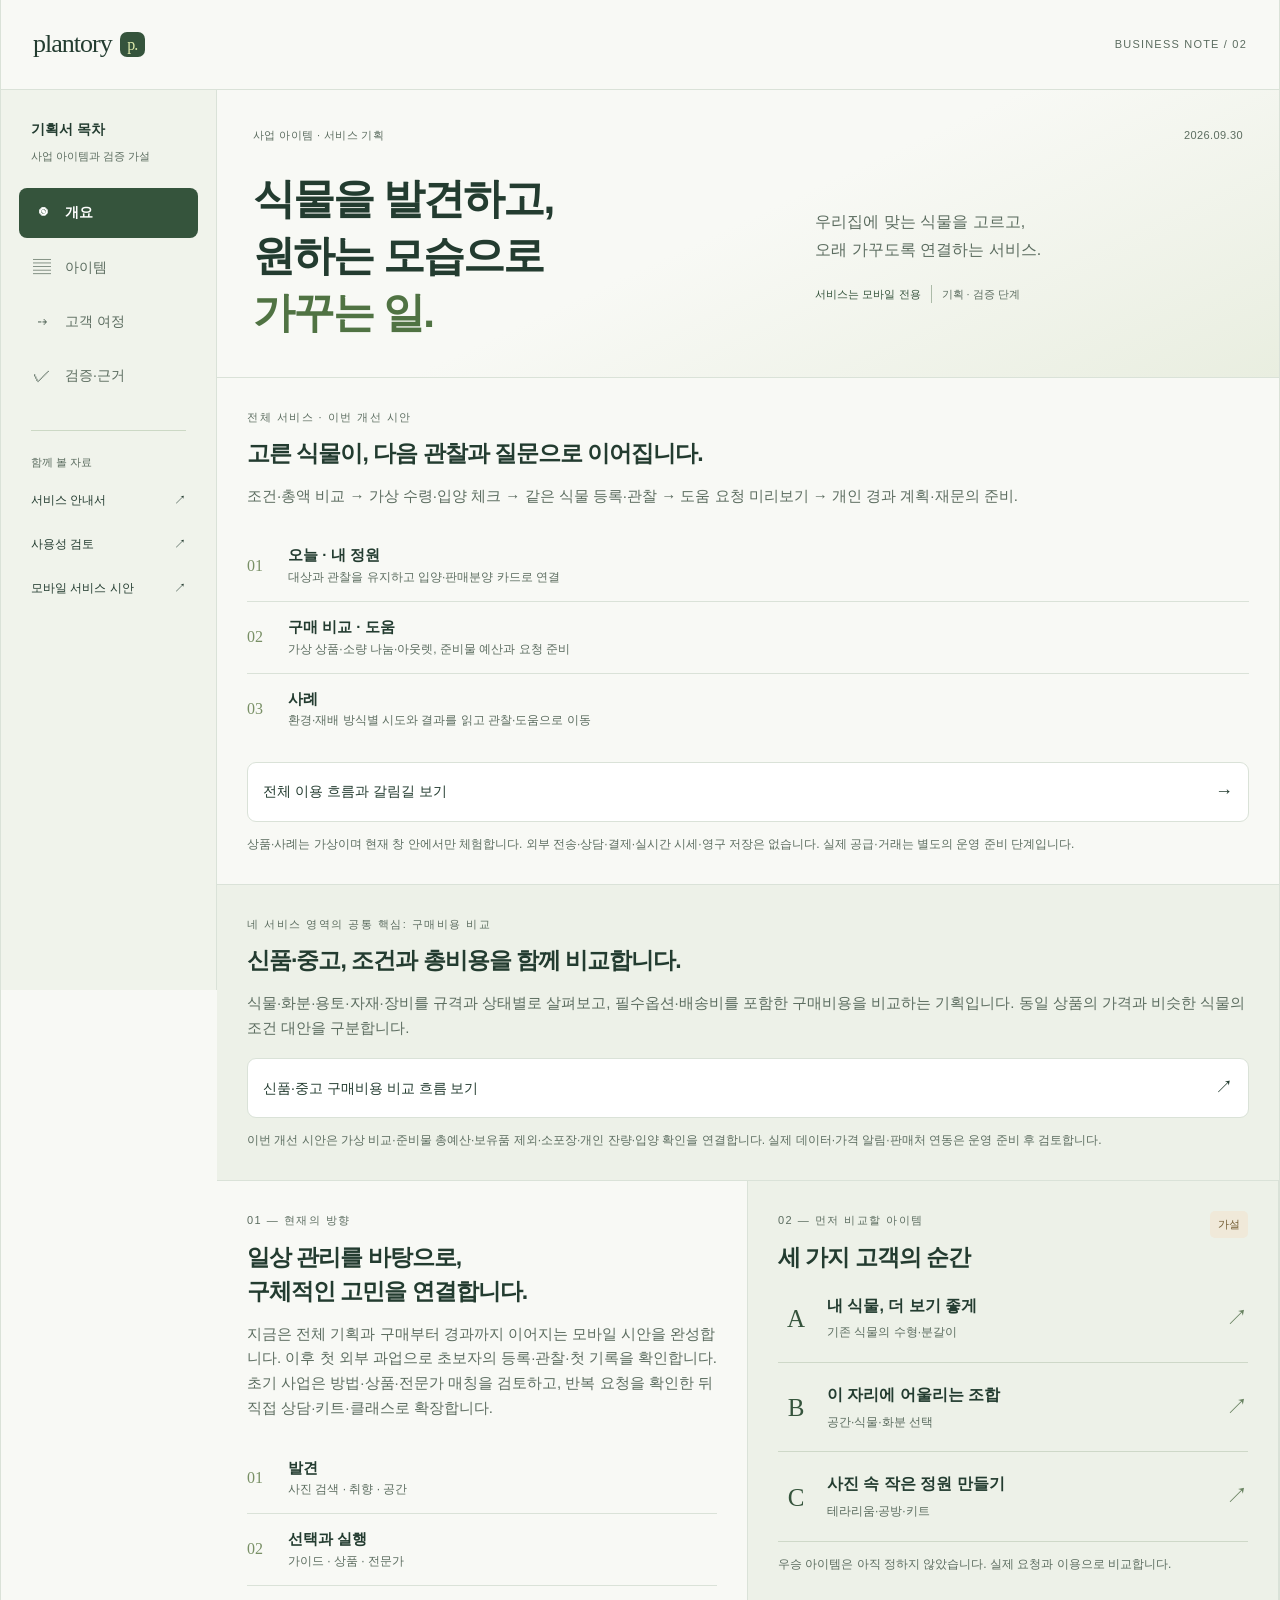
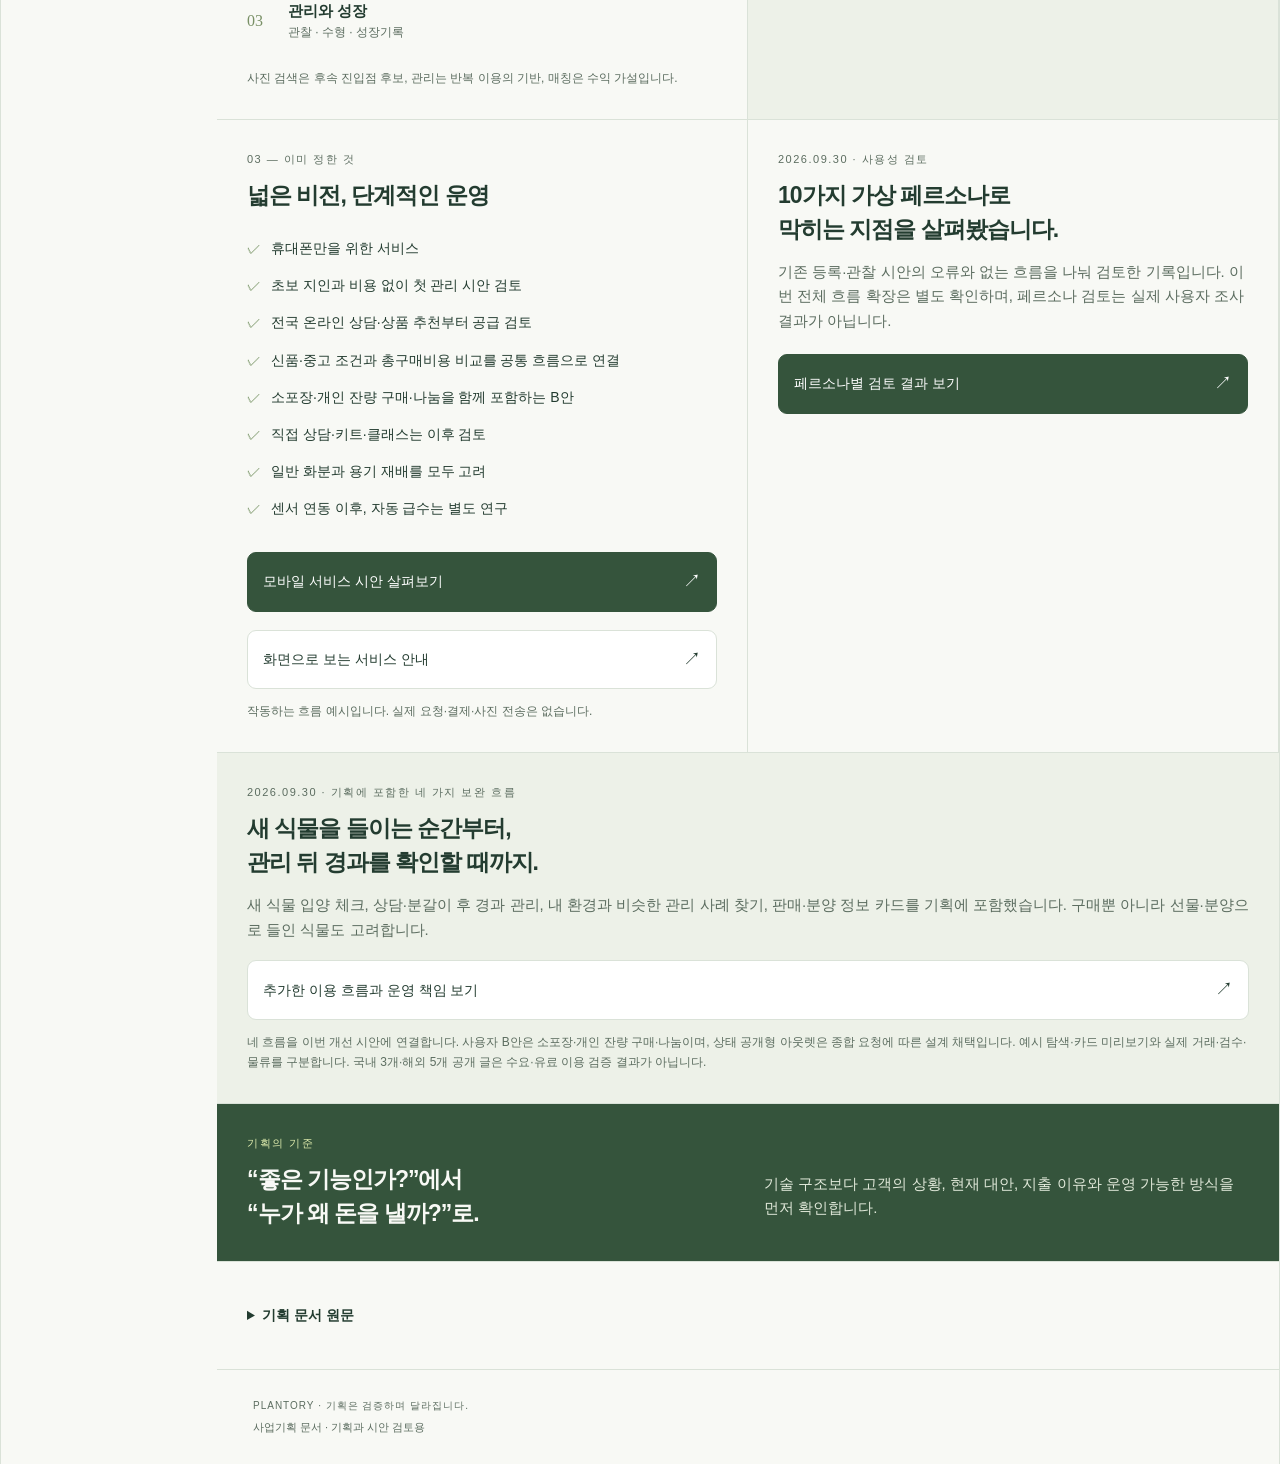
<file: index.html>
<!doctype html>
<html lang="ko">
<head>
  <meta charset="utf-8">
  <meta name="viewport" content="width=device-width,initial-scale=1">
  <meta name="color-scheme" content="light">
  <meta name="description" content="Plantory 사업기획서. 구매·입양·관찰·도움·경과·사례·인계의 전체 흐름과 실제 운영 준비를 살펴봅니다.">
  <title>Plantory · 사업기획</title>
  <link rel="icon" href="assets/favicon.svg" type="image/svg+xml">
  <link rel="stylesheet" href="assets/planning.css?v=05bda0931b5b">
  <script defer src="assets/planning.js?v=37d61304e324"></script>
</head>
<body>
<a class="skip-link" href="#main">본문으로 바로 가기</a>
<div class="book planning-book">
  <header class="topbar"><a href="#overview" class="wordmark" aria-label="Plantory 개요">plantory<span class="mark">p.</span></a><span class="edition">BUSINESS NOTE / 02</span></header>
  <div class="planning-layout">
    <aside class="planning-sidebar" aria-label="사업기획 문서 탐색">
      <div class="sidebar-intro"><p>기획서 목차</p><span>사업 아이템과 검증 가설</span></div>
  <nav class="bottom-nav" aria-label="기획서 메뉴"><button data-page="overview" aria-current="page"><span aria-hidden="true">◉</span>개요</button><button data-page="ideas"><span aria-hidden="true">▤</span>아이템</button><button data-page="journey"><span aria-hidden="true">⇢</span>고객 여정</button><button data-page="validation"><span aria-hidden="true">✓</span>검증·근거</button></nav>
      <div class="sidebar-links"><p>함께 볼 자료</p><a href="service-guide.html">서비스 안내서 <span>↗</span></a><a href="usability.html">사용성 검토 <span>↗</span></a><a href="concept.html">모바일 서비스 시안 <span>↗</span></a></div>
    </aside>
  <main id="main" tabindex="-1">
    <section class="document-grid" data-panel="overview" aria-labelledby="overview-title">
      <div class="cover"><div class="eyebrow"><span>사업 아이템 · 서비스 기획</span><span>2026.09.30</span></div><h1 id="overview-title">식물을 발견하고,<br>원하는 모습으로<br><em>가꾸는 일.</em></h1><p class="lead">우리집에 맞는 식물을 고르고,<br>오래 가꾸도록 연결하는 서비스.</p><div class="stamp">서비스는 모바일 전용 <span>기획 · 검증 단계</span></div></div>
      <div class="section wide-section"><p class="section-index">전체 서비스 · 이번 개선 시안</p><h2>고른 식물이, 다음 관찰과 질문으로 이어집니다.</h2><p>조건·총액 비교 → 가상 수령·입양 체크 → 같은 식물 등록·관찰 → 도움 요청 미리보기 → 개인 경과 계획·재문의 준비.</p><div class="relationship"><div><span class="relation-no">01</span><strong>오늘 · 내 정원</strong><small>대상과 관찰을 유지하고 입양·판매분양 카드로 연결</small></div><div><span class="relation-no">02</span><strong>구매 비교 · 도움</strong><small>가상 상품·소량 나눔·아웃렛, 준비물 예산과 요청 준비</small></div><div><span class="relation-no">03</span><strong>사례</strong><small>환경·재배 방식별 시도와 결과를 읽고 관찰·도움으로 이동</small></div></div><button class="secondary" data-open-journey="full">전체 이용 흐름과 갈림길 보기 <span>→</span></button><p class="caption">상품·사례는 가상이며 현재 창 안에서만 체험합니다. 외부 전송·상담·결제·실시간 시세·영구 저장은 없습니다. 실제 공급·거래는 별도의 운영 준비 단계입니다.</p></div>
      <div class="section shaded wide-section"><p class="section-index">네 서비스 영역의 공통 핵심: 구매비용 비교</p><h2>신품·중고, 조건과 총비용을 함께 비교합니다.</h2><p>식물·화분·용토·자재·장비를 규격과 상태별로 살펴보고, 필수옵션·배송비를 포함한 구매비용을 비교하는 기획입니다. 동일 상품의 가격과 비슷한 식물의 조건 대안을 구분합니다.</p><a class="secondary" href="service-guide.html#buying">신품·중고 구매비용 비교 흐름 보기 <span>↗</span></a><p class="caption">이번 개선 시안은 가상 비교·준비물 총예산·보유품 제외·소포장·개인 잔량·입양 확인을 연결합니다. 실제 데이터·가격 알림·판매처 연동은 운영 준비 후 검토합니다.</p></div>
      <div class="section"><p class="section-index">01 — 현재의 방향</p><h2>일상 관리를 바탕으로,<br>구체적인 고민을 연결합니다.</h2><p>지금은 전체 기획과 구매부터 경과까지 이어지는 모바일 시안을 완성합니다. 이후 첫 외부 과업으로 초보자의 등록·관찰·첫 기록을 확인합니다. 초기 사업은 방법·상품·전문가 매칭을 검토하고, 반복 요청을 확인한 뒤 직접 상담·키트·클래스로 확장합니다.</p>
        <div class="relationship"><div><span class="relation-no">01</span><strong>발견</strong><small>사진 검색 · 취향 · 공간</small></div><div><span class="relation-no">02</span><strong>선택과 실행</strong><small>가이드 · 상품 · 전문가</small></div><div><span class="relation-no">03</span><strong>관리와 성장</strong><small>관찰 · 수형 · 성장기록</small></div></div>
        <p class="caption">사진 검색은 후속 진입점 후보, 관리는 반복 이용의 기반, 매칭은 수익 가설입니다.</p>
      </div>
      <div class="section shaded"><div class="section-heading"><div><p class="section-index">02 — 먼저 비교할 아이템</p><h2>세 가지 고객의 순간</h2></div><span class="tag hypothesis">가설</span></div>
        <button class="idea-link" data-open-idea="care"><span class="letter">A</span><span><strong>내 식물, 더 보기 좋게</strong><small>기존 식물의 수형·분갈이</small></span><span class="arrow">↗</span></button>
        <button class="idea-link" data-open-idea="space"><span class="letter">B</span><span><strong>이 자리에 어울리는 조합</strong><small>공간·식물·화분 선택</small></span><span class="arrow">↗</span></button>
        <button class="idea-link" data-open-idea="terrarium"><span class="letter">C</span><span><strong>사진 속 작은 정원 만들기</strong><small>테라리움·공방·키트</small></span><span class="arrow">↗</span></button>
        <p class="caption">우승 아이템은 아직 정하지 않았습니다. 실제 요청과 이용으로 비교합니다.</p>
      </div>
      <div class="section"><p class="section-index">03 — 이미 정한 것</p><h2>넓은 비전, 단계적인 운영</h2><ul class="checklist"><li>휴대폰만을 위한 서비스</li><li>초보 지인과 비용 없이 첫 관리 시안 검토</li><li>전국 온라인 상담·상품 추천부터 공급 검토</li><li>신품·중고 조건과 총구매비용 비교를 공통 흐름으로 연결</li><li>소포장·개인 잔량 구매·나눔을 함께 포함하는 B안</li><li>직접 상담·키트·클래스는 이후 검토</li><li>일반 화분과 용기 재배를 모두 고려</li><li>센서 연동 이후, 자동 급수는 별도 연구</li></ul><a class="primary" href="concept.html">모바일 서비스 시안 살펴보기 <span>↗</span></a><a class="secondary" href="service-guide.html">화면으로 보는 서비스 안내 <span>↗</span></a><p class="caption">작동하는 흐름 예시입니다. 실제 요청·결제·사진 전송은 없습니다.</p></div>
      <div class="section"><p class="section-index">2026.09.30 · 사용성 검토</p><h2>10가지 가상 페르소나로<br>막히는 지점을 살펴봤습니다.</h2><p>기존 등록·관찰 시안의 오류와 없는 흐름을 나눠 검토한 기록입니다. 이번 전체 흐름 확장은 별도 확인하며, 페르소나 검토는 실제 사용자 조사 결과가 아닙니다.</p><a class="primary" href="usability.html" style="margin-top:20px">페르소나별 검토 결과 보기 <span>↗</span></a></div>
      <div class="section shaded wide-section"><p class="section-index">2026.09.30 · 기획에 포함한 네 가지 보완 흐름</p><h2>새 식물을 들이는 순간부터,<br>관리 뒤 경과를 확인할 때까지.</h2><p>새 식물 입양 체크, 상담·분갈이 후 경과 관리, 내 환경과 비슷한 관리 사례 찾기, 판매·분양 정보 카드를 기획에 포함했습니다. 구매뿐 아니라 선물·분양으로 들인 식물도 고려합니다.</p><a class="secondary" href="service-guide.html#routes">추가한 이용 흐름과 운영 책임 보기 <span>↗</span></a><p class="caption">네 흐름을 이번 개선 시안에 연결합니다. 사용자 B안은 소포장·개인 잔량 구매·나눔이며, 상태 공개형 아웃렛은 종합 요청에 따른 설계 채택입니다. 예시 탐색·카드 미리보기와 실제 거래·검수·물류를 구분합니다. 국내 3개·해외 5개 공개 글은 수요·유료 이용 검증 결과가 아닙니다.</p></div>
      <div class="section accent-block wide-section"><p class="section-index">기획의 기준</p><h2>“좋은 기능인가?”에서<br>“누가 왜 돈을 낼까?”로.</h2><p>기술 구조보다 고객의 상황, 현재 대안, 지출 이유와 운영 가능한 방식을 먼저 확인합니다.</p></div>
      <div class="section wide-section"><details><summary>기획 문서 원문</summary><div class="document-links"><a href="docs/service-guide.md">서비스 안내와 이용 흐름 ↗</a><a href="docs/business-plan.md">사업기획 정본 ↗</a><a href="docs/customer-scenarios.md">고객 시나리오 ↗</a><a href="docs/research-and-validation.md">조사·검증·지원사업 ↗</a><a href="docs/decisions.md">결정과 미결정 ↗</a></div></details></div>
    </section>

    <section class="document-grid" data-panel="ideas" hidden aria-labelledby="ideas-title">
      <div class="page-intro"><p class="section-index">아이템 비교</p><h1 id="ideas-title">기능보다,<br>고객의 한 장면.</h1><p>세 가지 사업 가설을 같은 기준으로 살펴봅니다.</p></div>
      <div class="section compact-top wide-section item-analysis"><div class="segmented" aria-label="아이템 선택"><button data-idea="care" aria-pressed="true">수형·분갈이</button><button data-idea="space" aria-pressed="false">공간·화분</button><button data-idea="terrarium" aria-pressed="false">테라리움</button></div>
        <article class="idea-detail" aria-live="polite"><div class="idea-kicker"><span id="idea-code">A</span><span class="tag hypothesis">검증할 사업 가설</span></div><h2 id="idea-title"></h2><blockquote id="idea-quote"></blockquote><dl id="idea-facts" class="fact-list"></dl></article>
        <div class="insight"><span class="mini-label">이 아이디어를 더 발전시키면</span><p id="idea-extension"></p></div><button class="secondary" id="idea-journey">이 고객의 여정 보기 <span>→</span></button>
      </div>
      <div class="section shaded"><p class="section-index">기능의 사업상 역할</p><h2>모두 같은 역할은 아닙니다.</h2><div class="role-list"><div><span>유입</span><p>사진 검색, 참고 이미지, 우리집 적합성</p></div><div><span>반복 이용</span><p>상태 확인, 관리기록, 가족 공유, 성장 비교</p></div><div><span>구매·이용</span><p>신품·중고 총비용 비교, 수형·분갈이 상담, 클래스·제작</p></div><div><span>확장</span><p>센서, 가게·공방 도구, 직접 상담·키트</p></div></div><p class="caption">반복 이용과 결제는 서로 다른 가설입니다. 각각 검증합니다.</p></div>
      <div class="section"><p class="section-index">사업성 계산 구조</p><h2>거래액이 곧 매출은 아닙니다.</h2><p>초기 중개 수수료 모델을 가정해 계산합니다. 모든 숫자는 설명용 입력값이며 가격·수수료·수요 예측이 아닙니다.</p><details id="economics"><summary>가정을 바꿔 수익 구조 살펴보기</summary><div class="calculator"><div class="input-grid"><label>월 유효 요청 수<input id="calc-leads" type="number" value="20" min="0" max="100000" inputmode="numeric">건</label><label>이용 완료 전환율<input id="calc-conversion" type="number" value="30" min="0" max="100" inputmode="decimal">%</label><label>평균 거래금액<input id="calc-ticket" type="number" value="50000" min="0" max="100000000" inputmode="numeric">원</label><label>플랫폼 수수료율<input id="calc-rate" type="number" value="10" min="0" max="100" inputmode="decimal">%</label><label>완료 건당 운영비<input id="calc-ops" type="number" value="2000" min="0" max="100000000" inputmode="numeric">원</label><label>요청당 사전 운영비<input id="calc-preops" type="number" value="1000" min="0" max="100000000" inputmode="numeric">원</label><label>요청당 획득비<input id="calc-acquisition" type="number" value="300" min="0" max="100000000" inputmode="numeric">원</label></div><p class="caption">사전 운영비는 성사 여부와 관계없이 드는 상담·견적 조율 비용입니다. 완료 건당 운영비에는 결제·사후처리 등 추가 비용만 넣어 중복을 피합니다. 창업자 노동도 비용에 반영하며 월 고정비·세금은 별도입니다.</p><div id="calc-error" role="alert" class="error" hidden></div><dl class="money-result" id="calc-output" aria-live="polite"></dl></div></details></div>
    </section>

    <section class="document-grid" data-panel="journey" hidden aria-labelledby="journey-title">
      <div class="page-intro"><p class="section-index">고객 여정</p><h1 id="journey-title">고민이 생기는 순간부터,<br>다시 가꾸는 날까지.</h1><p>전체 이용 흐름을 먼저 보고, 상황별 경로와 실제 운영 준비를 따로 살펴봅니다.</p></div>
      <div class="section compact-top"><label for="journey-select" class="field-label">어떤 상황을 살펴볼까요?</label><select id="journey-select"><option value="full">전체 흐름 · 구매부터 경과까지</option><option value="budget">준비물 총예산과 보유품·소포장</option><option value="adoption">새 식물 입양 체크</option><option value="followup">상담·분갈이 후 경과 관리</option><option value="cases">내 환경과 비슷한 사례</option><option value="transfer">판매·분양·자재 나눔 카드</option><option value="materials">개인 잔량 구매·나눔</option><option value="outlet">상태 공개형 식물 아웃렛</option><option value="care">D. 기존 식물의 수형·분갈이</option><option value="space">C. 공간·식물·화분 매칭</option><option value="terrarium">F. 테라리움·팔루다리움 제작</option><option value="beginner">A. 처음 들인 식물 등록</option><option value="family">B. 여러 화분과 가족 공동관리</option><option value="sos">E. 상태 변화와 상담</option><option value="handoff">G. 여행·선물·분양</option></select><div class="story-header"><span class="tag" id="journey-type"></span><h2 id="journey-subtitle"></h2><p id="journey-context"></p></div><ol class="steps" id="journey-steps" aria-live="polite"></ol><div class="insight"><span class="mini-label">다음 연결과 운영 경계</span><p id="journey-idea"></p></div></div>
      <div class="section shaded"><p class="section-index">서비스를 잇는 공통 원칙</p><h2>한 식물의 기록이<br>다음 선택을 돕습니다.</h2><div class="principle"><span>01</span><div><h3>관찰과 행동을 나누기</h3><p>‘흙이 젖음’과 ‘물을 줌’을 같은 기록으로 취급하지 않습니다.</p></div></div><div class="principle"><span>02</span><div><h3>취향과 생육 조건을 나누기</h3><p>예쁜 조합인지와 잘 자랄 조건인지를 따로 설명합니다.</p></div></div><div class="principle"><span>03</span><div><h3>목표와 결과를 나누기</h3><p>목표 수형·배치 미리보기는 실제 결과나 기간의 보장이 아닙니다.</p></div></div><div class="principle"><span>04</span><div><h3>필요한 정보만 전달하기</h3><p>집 사진·연락처·개인 메모는 선택한 범위에서 공유합니다.</p></div></div></div>
    </section>

    <section class="document-grid" data-panel="validation" hidden aria-labelledby="validation-title">
      <div class="page-intro"><p class="section-index">검증과 다음 결정</p><h1 id="validation-title">먼저 확인하고,<br>그다음 확장합니다.</h1><p>아직 정하지 않은 것을 실험으로 줄여갑니다.</p></div>
      <div class="section compact-top"><h2>시안 완성 뒤 초보자의 관리 경험 확인</h2><p>이름 모를 식물 등록 → 모름 안내 → 첫 관찰 기록을 혼자 사용해 본 뒤, 메신저의 같은 질문 5개로 후기를 받습니다. 초보 지인 2~3명 후보가 있습니다.</p><a class="secondary" href="service-guide.html#test">첫 검토의 과업과 기준 <span>↗</span></a><p class="caption">공유할 시안과 안내문이 준비되면 이번 주(2026-09-30 대화 기준)에 부탁할 계획입니다. 참여 수락·일정 확정·공유는 아직 이루어지지 않았습니다.</p></div><div class="section"><div class="section-heading"><h2>실제 운영은 공급 조건부터</h2><span class="tag hypothesis">실험안</span></div><p>세 아이템에 같은 질문을 던집니다. 최근 실제 문제, 지금 쓰는 대안, 이미 쓴 돈과 시간, 해결하지 못한 이유부터 듣습니다.</p><div class="funnel"><span>요청·공유 범위 확인</span><span>공급자 분야·이행 가능성 확인</span><span>범위·가격·답변 시간·재문의 조건</span><span>고객 수락 → 실제 진행</span><span>경과·재문의·운영 비용 확인</span></div><p class="caption">전문가·가격·응답 조건은 아직 확보하지 않았습니다. 시안의 개인 계획·재문의는 실제 상담이나 무료 재상담 보장이 아닙니다. 클릭·호감·수락·결제를 구분합니다.</p><details open><summary>무엇을 보고 다음 결정을 내리나?</summary><ul class="bullets"><li>반복되는 문제가 있는가?</li><li>현재 대안보다 선택할 이유가 있는가?</li><li>가격을 제시한 뒤에도 이용하려 하는가?</li><li>응답 가능한 제휴처가 있는가?</li><li>매칭·상담 운영 시간을 감당할 수 있는가?</li><li>완료 후 기록이나 다음 요청으로 이어지는가?</li></ul></details></div>
      <div class="section shaded"><p class="section-index">확장 경로</p><h2>매칭에서 배운 것으로<br>직접 제공할 것을 고릅니다.</h2><ol class="phases"><li><span>1</span><div><h3>고객 문제와 매칭 검증</h3><p>구체적인 요청을 받고 방법·상품·전문가를 연결합니다.</p></div></li><li><span>2</span><div><h3>반복되는 요청 정리</h3><p>자주 필요한 상담, 작업, 재료 구성을 확인합니다.</p></div></li><li><span>3</span><div><h3>직접 상담·키트·클래스</h3><p>전문성·원가·조달·운영을 확인한 분야부터 검토합니다.</p></div></li></ol><p class="caption">기간을 정해 자동 확장하지 않고, 수요와 운영 근거가 있을 때 넘어갑니다.</p></div>
      <div class="section"><p class="section-index">계속 검토할 질문</p><h2>열린 결정들</h2><div class="decision"><strong>첫 유료 아이템</strong><span>세 고객 문제의 수락·완료·운영비 비교</span></div><div class="decision"><strong>초기 공급 범위</strong><span>전국 온라인 상담·상품 추천, 제휴처는 탐색 전</span></div><div class="decision"><strong>수수료와 가격</strong><span>구체적인 제안과 제휴 조건으로 검증</span></div><div class="decision"><strong>운영과 전문 안내</strong><span>기획·운영은 직접, 식물 안내는 전문가 협업</span></div><div class="decision"><strong>정부지원 신청 자격</strong><span>만 나이·지역·사업자등록 이력 확인 필요</span></div></div>
      <div class="section shaded"><p class="section-index">경쟁 서비스 · 조사 근거</p><h2>기능의 존재와<br>사업 기회를 구분합니다.</h2><p>다음은 공식 소개에서 확인한 기능입니다. 실제 앱 성능·한국 결제 의향·우리 아이템의 경쟁 우위는 확인되지 않았습니다.</p><div class="source-list"><a href="https://getplanta.com/" target="_blank" rel="noopener noreferrer"><strong>Planta <span>↗</span></strong><small>사진 인식·관리 일정·가족 공유</small></a><a href="https://www.picturethisai.com/app" target="_blank" rel="noopener noreferrer"><strong>PictureThis <span>↗</span></strong><small>사진 인식·상태 상담·전문가 상담</small></a><a href="https://apps.apple.com/us/app/komorebi-bonsai-tree-care/id6761901054" target="_blank" rel="noopener noreferrer"><strong>Komorebi <span>↗</span></strong><small>분재 전정·유인 기록·사진 일지</small></a><a href="https://floralinnovations.nl/en/service/floriscan-en/" target="_blank" rel="noopener noreferrer"><strong>Floriscan <span>↗</span></strong><small>판매자 QR 관리 안내·AI 상담</small></a></div><p class="caption">공식 소개 확인: 2026-09-28~29. 소개에서 발견하지 못한 기능이 시장에 없다는 뜻은 아닙니다.</p></div>
      <div class="section"><p class="section-index">정부지원 준비</p><h2>아이템 검증을<br>사업계획의 근거로.</h2><p>2026년 공고를 바탕으로 한 검토 후보입니다. 현재 접수 가능한 목록이나 2027년 확정 일정이 아닙니다.</p><div class="source-list"><a href="https://www.mss.go.kr/site/smba/ex/bbs/View.do?bcIdx=1066579&amp;cbIdx=310" target="_blank" rel="noopener noreferrer"><strong>예비창업패키지 <span>↗</span></strong><small>사업자등록·대표권 기준일과 예외 확인</small></a><a href="https://www.gn.go.kr/www/selectBbsNttView.do?bbsNo=12&amp;key=258&amp;nttNo=202596" target="_blank" rel="noopener noreferrer"><strong>초기창업패키지 <span>↗</span></strong><small>업력·창업 해당 여부 등 공고 자격 확인</small></a><a href="https://www.mss.go.kr/site/ulsan/ex/bbs/View.do?bcIdx=1065217&amp;cbIdx=254&amp;parentSeq=1065217" target="_blank" rel="noopener noreferrer"><strong>청년창업사관학교 <span>↗</span></strong><small>연령·업력·지원 이력 확인</small></a><a href="https://www.koat.or.kr/board/media/15999/view.do" target="_blank" rel="noopener noreferrer"><strong>농식품 벤처육성 <span>↗</span></strong><small>원예·농산업 기술융합 적합성과 자부담 확인</small></a></div><div class="insight"><span class="mini-label">준비할 증거</span><p>실제 고객의 문제 → 기존 해결 방식 → 매칭 이용 결과 → 운영비 → 다음 실험.</p></div></div>
      <div class="section wide-section"><a class="secondary" href="docs/research-and-validation.md">조사·실험 설계 원문 보기 <span>↗</span></a><p class="caption">기술 설계와 제품 개발은 사업 방향 검토 이후 별도 결정합니다.</p></div>
    </section>
    <footer class="page-footer">PLANTORY · 기획은 검증하며 달라집니다.<br><span>사업기획 문서 · 기획과 시안 검토용</span></footer>
  </main>
  </div>

</div>
</body>
</html>
</file>
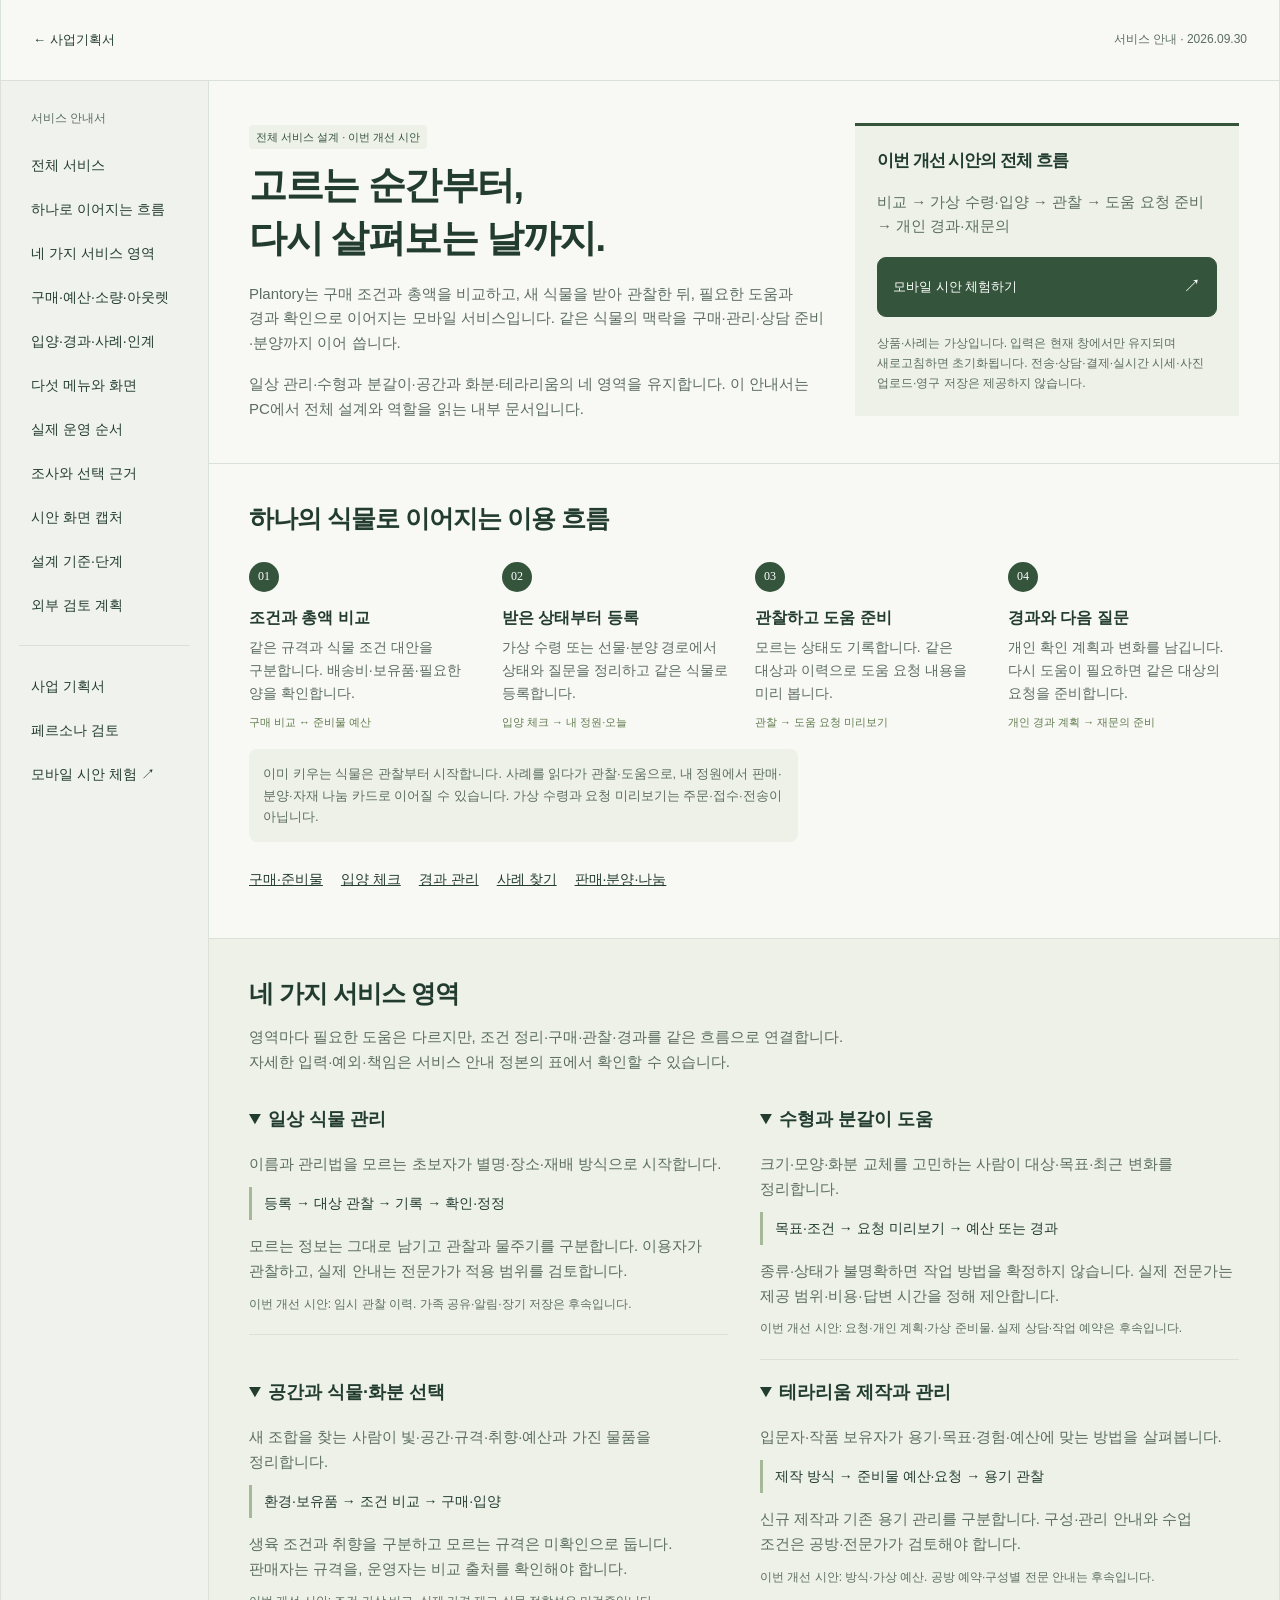
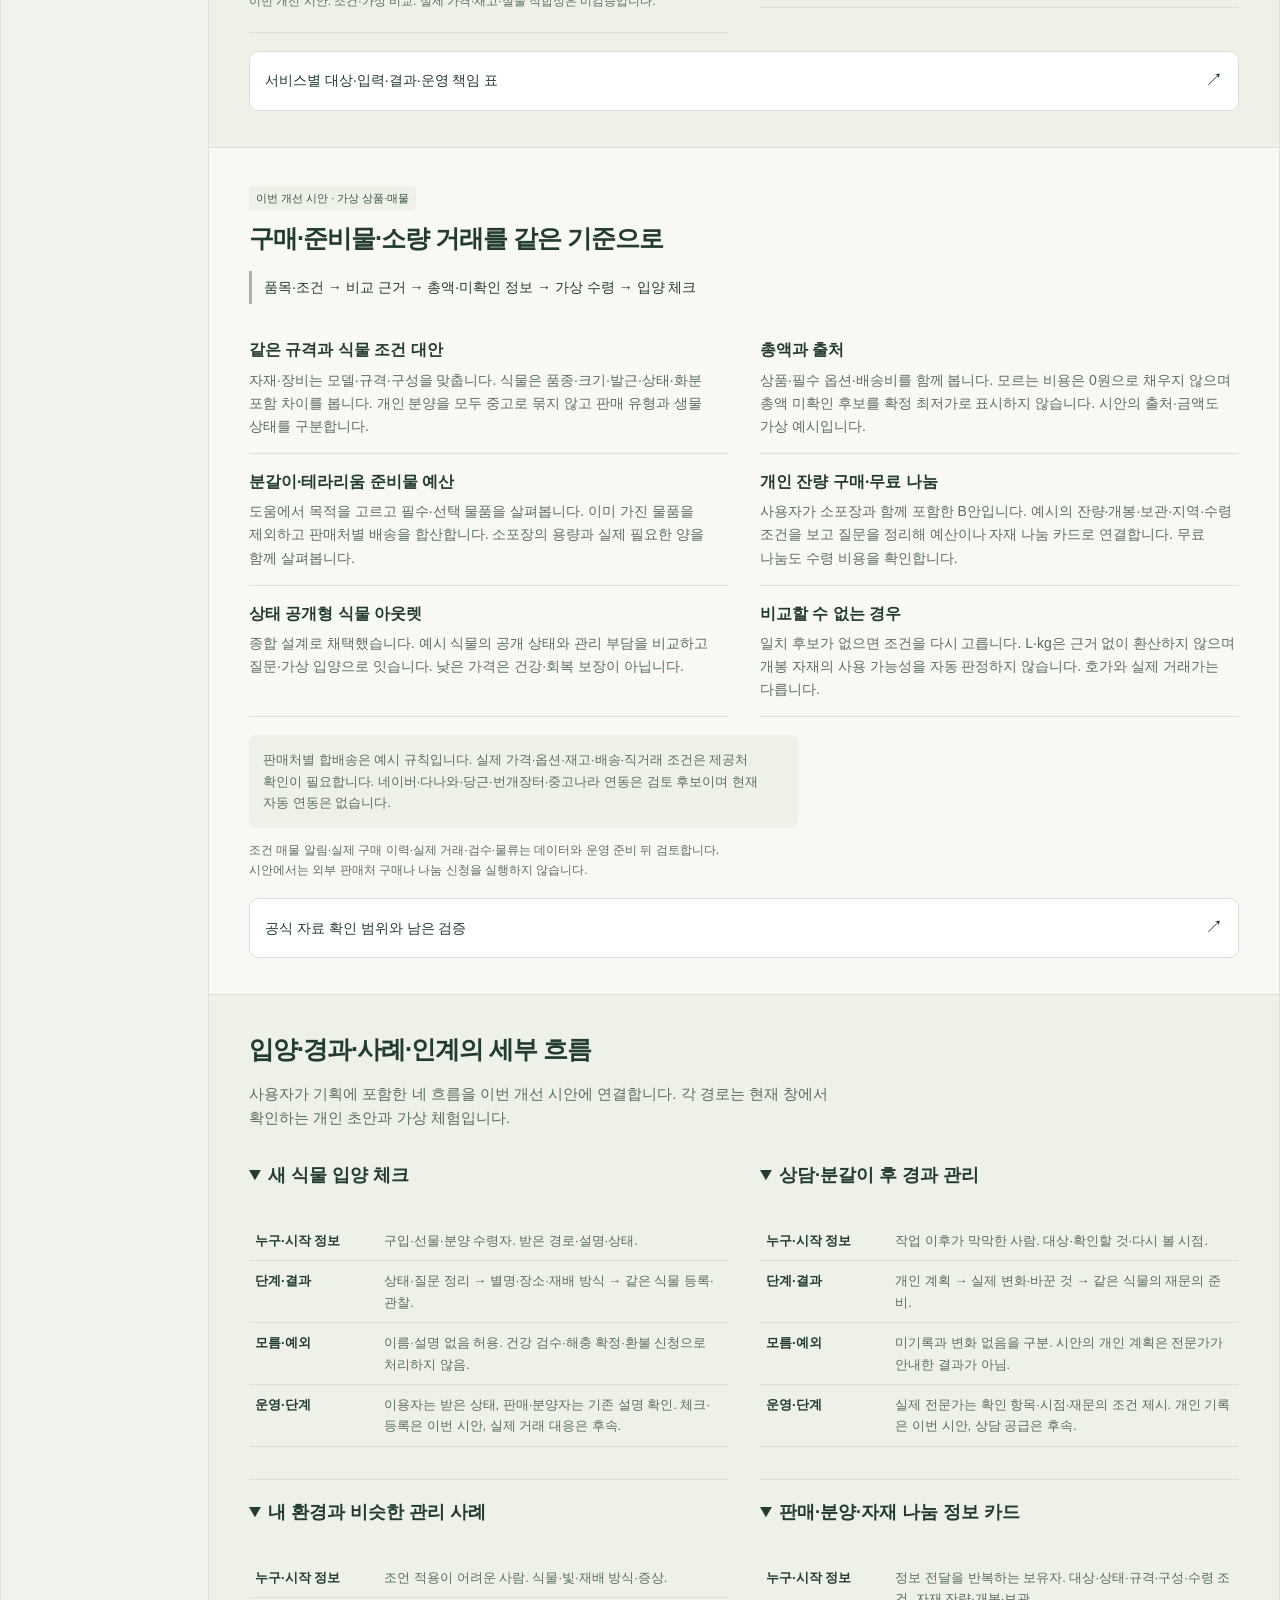
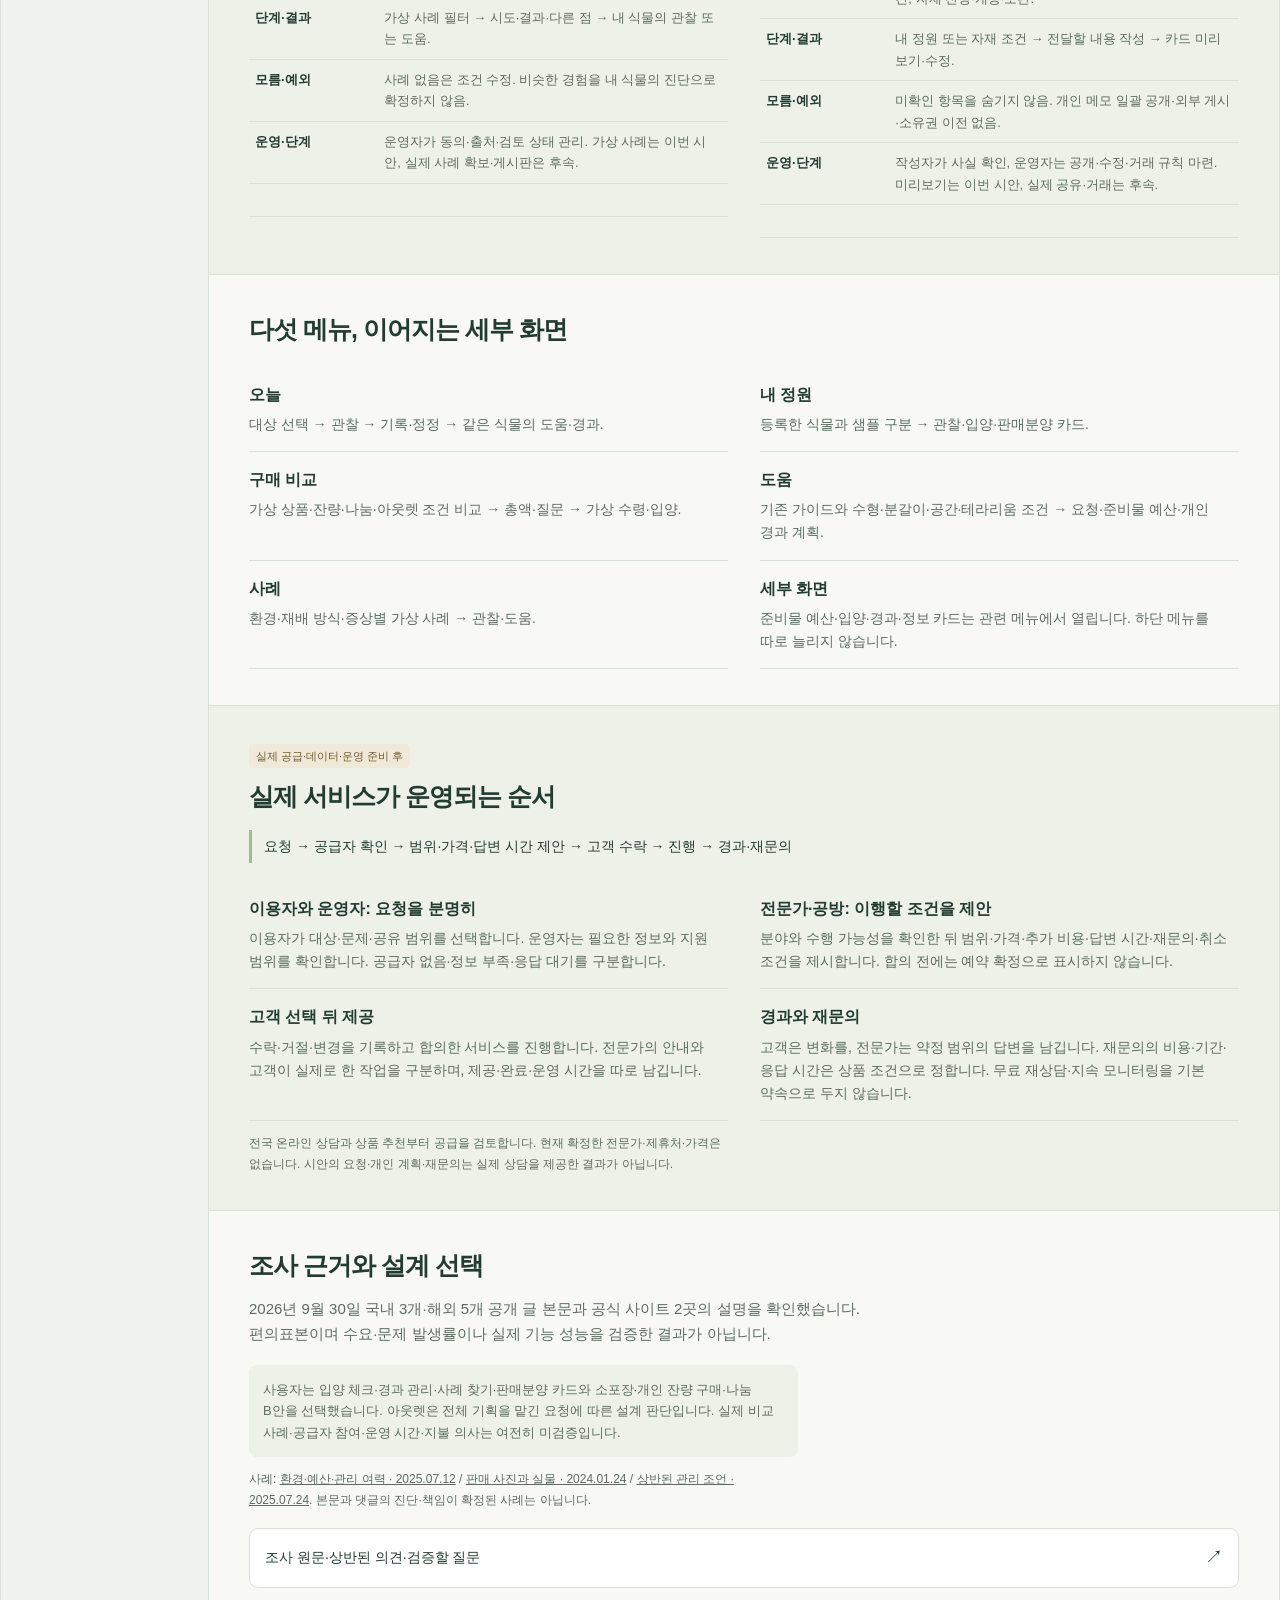
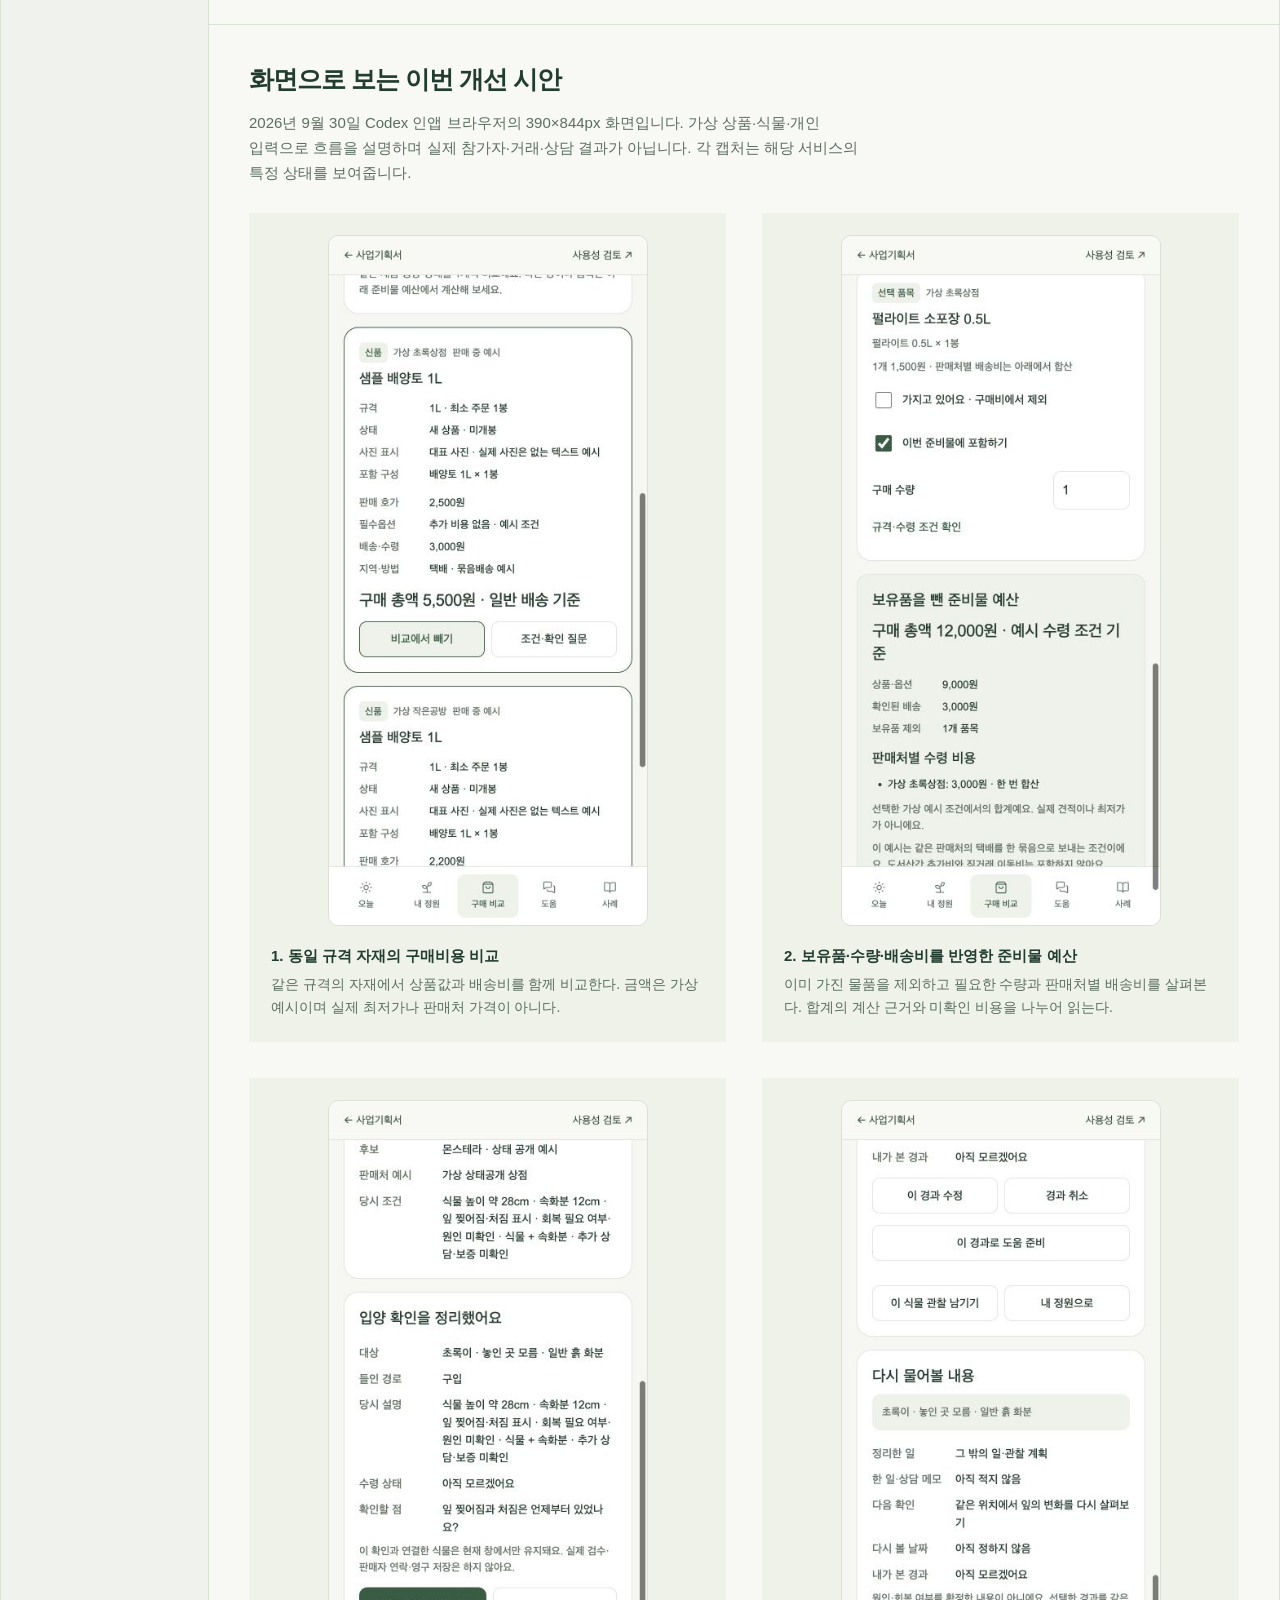
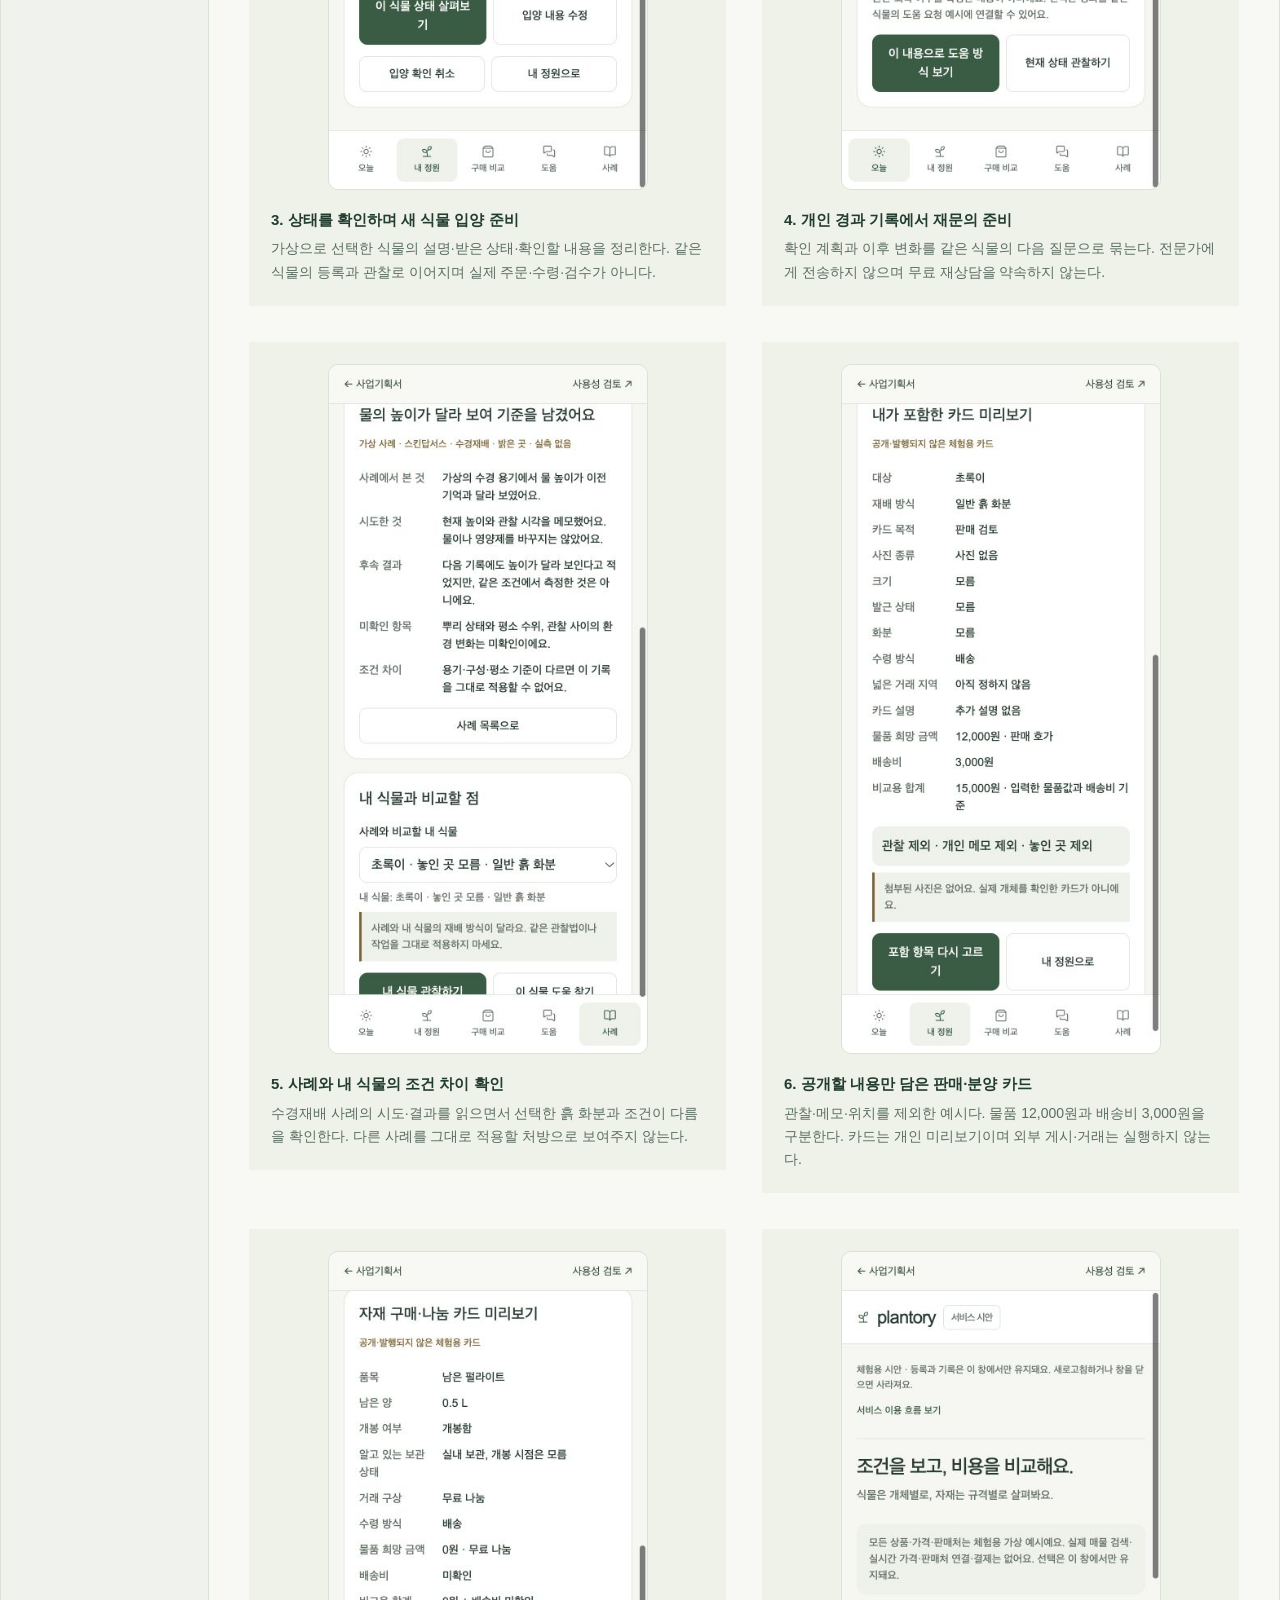
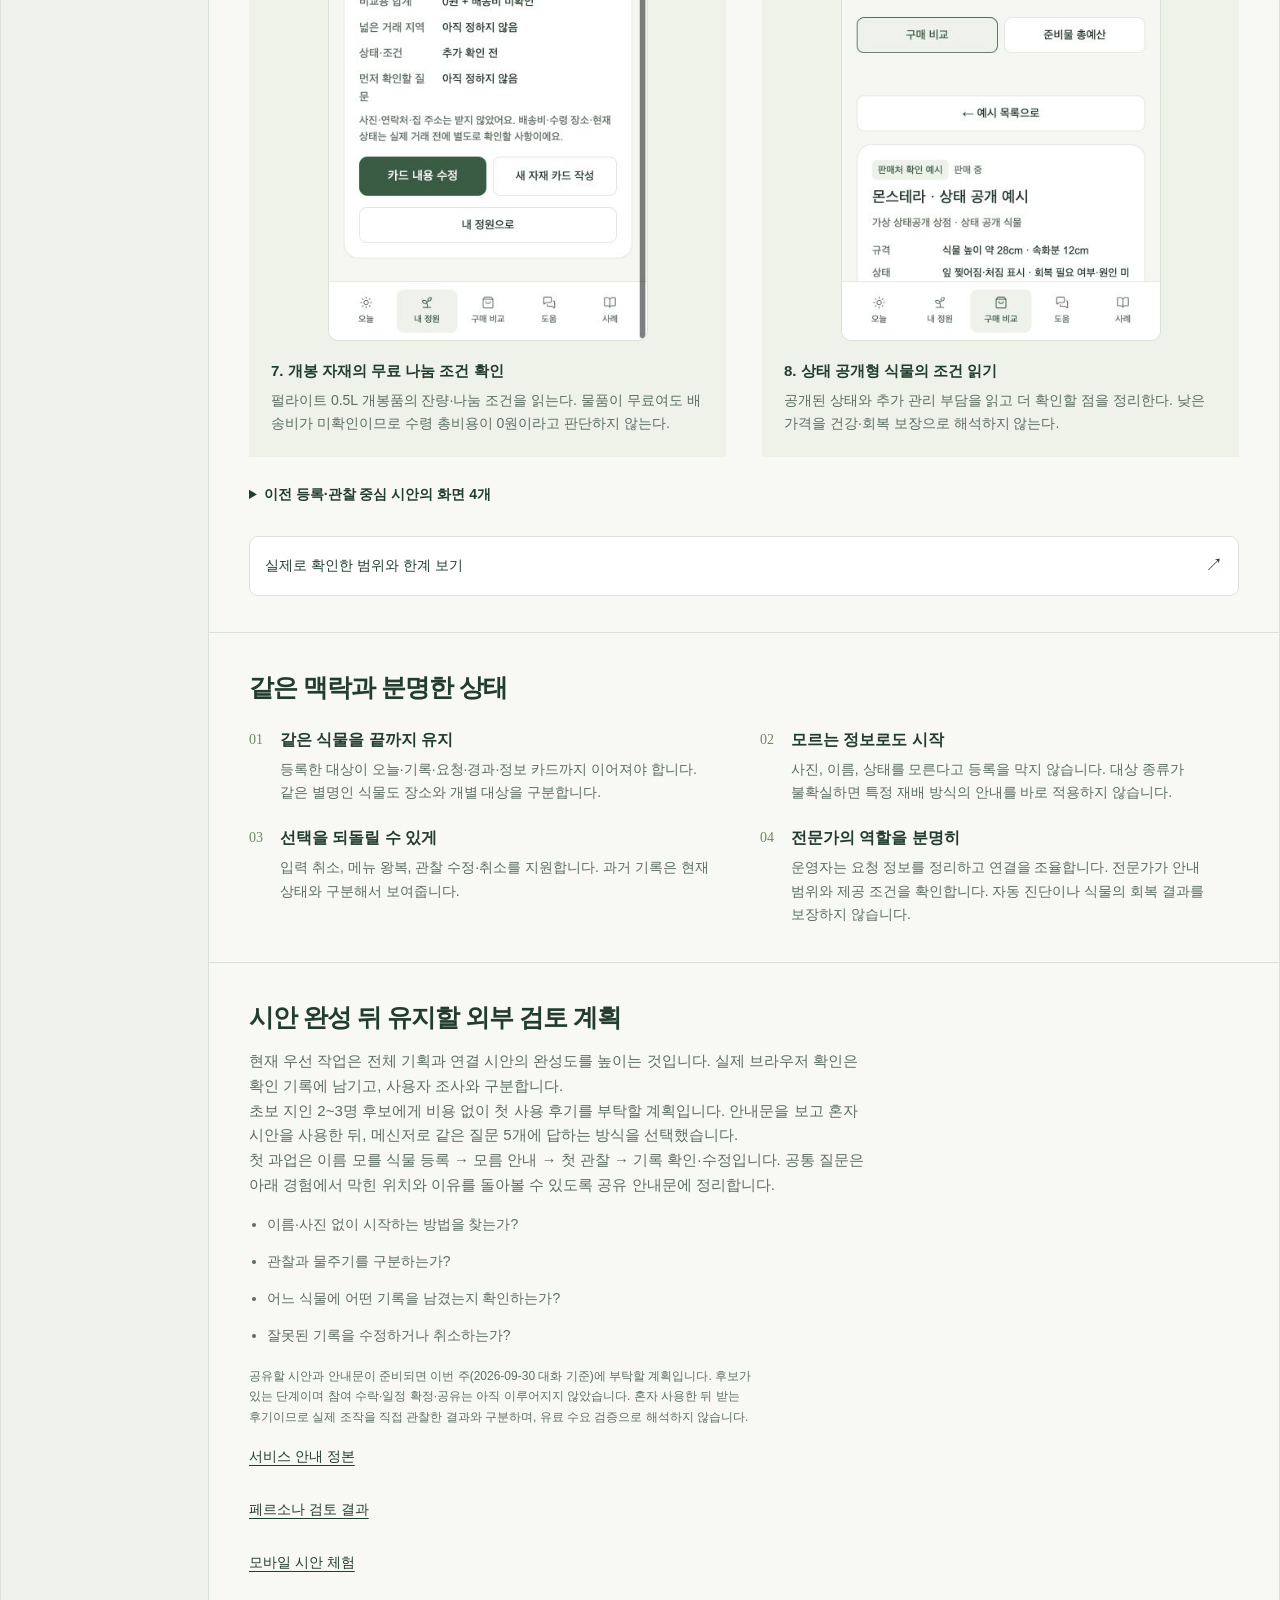
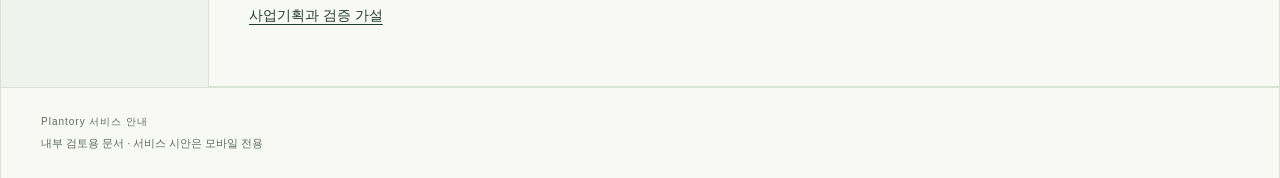
<file: service-guide.html>
<!doctype html>
<html lang="ko">
<head>
  <meta charset="utf-8">
  <meta name="viewport" content="width=device-width,initial-scale=1">
  <meta name="description" content="Plantory의 구매 비교·입양·관찰·도움·경과·사례·분양을 잇는 전체 이용 흐름과 실제 운영 준비를 설명합니다.">
  <title>Plantory · 서비스 안내</title>
  <link rel="icon" href="assets/favicon.svg" type="image/svg+xml">
  <link rel="stylesheet" href="assets/planning.css">
  <style>
    html{scroll-padding-top:20px} .guide-cover{padding:30px 24px;border-bottom:1px solid var(--line)}
    .guide-cover h1{font-size:30px;letter-spacing:-1px}.guide-cover p{margin-top:16px}.guide-cover .primary{margin-top:24px}
    .guide-top a{font-size:13px;min-height:44px;display:flex;align-items:center;text-decoration:none}.guide-top{padding:12px 24px}
    .guide-nav{display:grid;grid-template-columns:repeat(3,1fr)}.guide-nav a{text-align:center;text-decoration:none;font-size:12px;min-height:48px;display:grid;place-items:center;border-radius:8px}.guide-nav a:hover{background:var(--soft)}
    .guide-services{display:flex;flex-direction:column;gap:0;margin-top:12px}.guide-services details{margin:0;border-bottom:1px solid var(--line)}
    .guide-services summary{font-size:17px;padding:18px 0}.guide-services .body{padding:0 0 20px}.guide-services p+p{margin-top:10px}
    .guide-status{display:inline-block;font-size:11px;padding:3px 7px;border-radius:4px;background:var(--soft);color:var(--green);margin:0 0 10px}.guide-status.future{background:#f0e9d9;color:#715b31}
    .route{font-size:14px!important;color:var(--ink);border-left:3px solid #a5b999;padding:5px 0 5px 12px;margin:14px 0}
    .screen-map{margin:18px 0 0}.screen-map>div{padding:15px 0;border-bottom:1px solid var(--line)}.screen-map dt{font-weight:600}.screen-map dd{font-size:14px;color:var(--muted);margin:5px 0 0}
    .guide-note{font-size:13px;padding:14px;background:var(--soft);border-radius:8px;margin-top:18px}
    .guide-guide .steps{margin-top:24px}.guide-guide .steps li{padding-bottom:28px}.guide-guide .steps li:last-child{padding-bottom:0}
    .guide-guide .document-links a{min-height:44px}.guide-guide p,.guide-guide dd,.guide-guide li{overflow-wrap:anywhere}
    .guide-guide h2{font-size:22px}.guide-guide .section{scroll-margin-top:12px}.guide-guide .edition{letter-spacing:0}
    .screenshots figure{margin:24px 0 32px}.screenshots img{display:block;width:100%;height:auto;border:1px solid var(--line);border-radius:10px;background:var(--white)}.screenshots figcaption{font-size:13px;color:var(--muted);margin-top:12px}.screenshots figcaption strong{display:block;color:var(--ink);font-size:15px;margin-bottom:5px}
    .service-contract{width:100%;border-collapse:collapse;font-size:13px;margin:12px 0}.service-contract th,.service-contract td{text-align:left;vertical-align:top;border-bottom:1px solid var(--line);padding:9px 6px;overflow-wrap:anywhere}.service-contract th{width:27%;font-weight:600}.service-contract td{color:var(--muted)}.route-links{display:flex;flex-wrap:wrap;gap:8px 18px;margin-top:16px}.route-links a{font-size:14px;min-height:44px;display:flex;align-items:center}.document-toc{max-height:calc(100vh - 48px);overflow:auto}@media(max-width:959px){.document-toc{max-height:none;overflow:visible}}
    @media(prefers-reduced-motion:reduce){html{scroll-behavior:auto}}
  </style>
  <link rel="stylesheet" href="assets/documents.css">
</head>
<body>
<div class="book guide-guide document-shell">
  <header class="topbar guide-top"><a href="index.html">← 사업기획서</a><span class="edition">서비스 안내 · 2026.09.30</span></header>
  <div class="document-layout">
  <aside class="document-sidebar">
    <nav class="document-toc" aria-label="서비스 안내 목차">
      <p>서비스 안내서</p>
      <a href="#intro">전체 서비스</a><a href="#flow">하나로 이어지는 흐름</a><a href="#services">네 가지 서비스 영역</a><a href="#buying">구매·예산·소량·아웃렛</a><a href="#routes">입양·경과·사례·인계</a><a href="#screens">다섯 메뉴와 화면</a><a href="#later">실제 운영 순서</a><a href="#review">조사와 선택 근거</a><a href="#screenshots">시안 화면 캡처</a><a href="#design">설계 기준·단계</a><a href="#test">외부 검토 계획</a>
      <div class="toc-divider"><a href="index.html">사업 기획서</a><a href="usability.html">페르소나 검토</a><a href="concept.html">모바일 시안 체험 ↗</a></div>
    </nav>
  </aside>
  <main>
    <section class="guide-cover" id="intro">
      <div class="cover-copy">
        <span class="guide-status">전체 서비스 설계 · 이번 개선 시안</span>
        <h1>고르는 순간부터,<br>다시 살펴보는 날까지.</h1>
        <p>Plantory는 구매 조건과 총액을 비교하고, 새 식물을 받아 관찰한 뒤, 필요한 도움과 경과 확인으로 이어지는 모바일 서비스입니다. 같은 식물의 맥락을 구매·관리·상담 준비·분양까지 이어 씁니다.</p>
        <p>일상 관리·수형과 분갈이·공간과 화분·테라리움의 네 영역을 유지합니다. 이 안내서는 PC에서 전체 설계와 역할을 읽는 내부 문서입니다.</p>
      </div>
      <aside class="cover-action"><h2>이번 개선 시안의 전체 흐름</h2><p>비교 → 가상 수령·입양 → 관찰 → 도움 요청 준비 → 개인 경과·재문의</p>
        <a class="primary" href="concept.html">모바일 시안 체험하기 <span aria-hidden="true">↗</span></a>
        <p class="caption">상품·사례는 가상입니다. 입력은 현재 창에서만 유지되며 새로고침하면 초기화됩니다. 전송·상담·결제·실시간 시세·사진 업로드·영구 저장은 제공하지 않습니다.</p>
      </aside>
    </section>

    <section class="section" id="flow">
      <h2>하나의 식물로 이어지는 이용 흐름</h2>
      <ol class="steps">
        <li><h3>조건과 총액 비교</h3><p>같은 규격과 식물 조건 대안을 구분합니다. 배송비·보유품·필요한 양을 확인합니다.</p><span class="step-owner">구매 비교 ↔ 준비물 예산</span></li>
        <li><h3>받은 상태부터 등록</h3><p>가상 수령 또는 선물·분양 경로에서 상태와 질문을 정리하고 같은 식물로 등록합니다.</p><span class="step-owner">입양 체크 → 내 정원·오늘</span></li>
        <li><h3>관찰하고 도움 준비</h3><p>모르는 상태도 기록합니다. 같은 대상과 이력으로 도움 요청 내용을 미리 봅니다.</p><span class="step-owner">관찰 → 도움 요청 미리보기</span></li>
        <li><h3>경과와 다음 질문</h3><p>개인 확인 계획과 변화를 남깁니다. 다시 도움이 필요하면 같은 대상의 요청을 준비합니다.</p><span class="step-owner">개인 경과 계획 → 재문의 준비</span></li>
      </ol>
      <p class="guide-note">이미 키우는 식물은 관찰부터 시작합니다. 사례를 읽다가 관찰·도움으로, 내 정원에서 판매·분양·자재 나눔 카드로 이어질 수 있습니다. 가상 수령과 요청 미리보기는 주문·접수·전송이 아닙니다.</p>
      <div class="route-links"><a href="#buying">구매·준비물</a><a href="#adoption">입양 체크</a><a href="#followup">경과 관리</a><a href="#cases">사례 찾기</a><a href="#transfer">판매·분양·나눔</a></div>
    </section>

    <section class="section shaded" id="services">
      <h2>네 가지 서비스 영역</h2>
      <p>영역마다 필요한 도움은 다르지만, 조건 정리·구매·관찰·경과를 같은 흐름으로 연결합니다. 자세한 입력·예외·책임은 서비스 안내 정본의 표에서 확인할 수 있습니다.</p>
      <div class="guide-services">
        <details open><summary>일상 식물 관리</summary><div class="body"><p>이름과 관리법을 모르는 초보자가 별명·장소·재배 방식으로 시작합니다.</p><p class="route">등록 → 대상 관찰 → 기록 → 확인·정정</p><p>모르는 정보는 그대로 남기고 관찰과 물주기를 구분합니다. 이용자가 관찰하고, 실제 안내는 전문가가 적용 범위를 검토합니다.</p><p class="caption">이번 개선 시안: 임시 관찰 이력. 가족 공유·알림·장기 저장은 후속입니다.</p></div></details>
        <details open><summary>수형과 분갈이 도움</summary><div class="body"><p>크기·모양·화분 교체를 고민하는 사람이 대상·목표·최근 변화를 정리합니다.</p><p class="route">목표·조건 → 요청 미리보기 → 예산 또는 경과</p><p>종류·상태가 불명확하면 작업 방법을 확정하지 않습니다. 실제 전문가는 제공 범위·비용·답변 시간을 정해 제안합니다.</p><p class="caption">이번 개선 시안: 요청·개인 계획·가상 준비물. 실제 상담·작업 예약은 후속입니다.</p></div></details>
        <details open><summary>공간과 식물·화분 선택</summary><div class="body"><p>새 조합을 찾는 사람이 빛·공간·규격·취향·예산과 가진 물품을 정리합니다.</p><p class="route">환경·보유품 → 조건 비교 → 구매·입양</p><p>생육 조건과 취향을 구분하고 모르는 규격은 미확인으로 둡니다. 판매자는 규격을, 운영자는 비교 출처를 확인해야 합니다.</p><p class="caption">이번 개선 시안: 조건·가상 비교. 실제 가격·재고·실물 적합성은 미검증입니다.</p></div></details>
        <details open><summary>테라리움 제작과 관리</summary><div class="body"><p>입문자·작품 보유자가 용기·목표·경험·예산에 맞는 방법을 살펴봅니다.</p><p class="route">제작 방식 → 준비물 예산·요청 → 용기 관찰</p><p>신규 제작과 기존 용기 관리를 구분합니다. 구성·관리 안내와 수업 조건은 공방·전문가가 검토해야 합니다.</p><p class="caption">이번 개선 시안: 방식·가상 예산. 공방 예약·구성별 전문 안내는 후속입니다.</p></div></details>
      </div>
      <a class="secondary" href="docs/service-guide.md#2-제공하려는-네-가지-서비스">서비스별 대상·입력·결과·운영 책임 표 <span aria-hidden="true">↗</span></a>
    </section>

    <section class="section" id="buying">
      <span class="guide-status">이번 개선 시안 · 가상 상품·매물</span>
      <h2>구매·준비물·소량 거래를 같은 기준으로</h2>
      <p class="route">품목·조건 → 비교 근거 → 총액·미확인 정보 → 가상 수령 → 입양 체크</p>
      <dl class="screen-map">
        <div><dt>같은 규격과 식물 조건 대안</dt><dd>자재·장비는 모델·규격·구성을 맞춥니다. 식물은 품종·크기·발근·상태·화분 포함 차이를 봅니다. 개인 분양을 모두 중고로 묶지 않고 판매 유형과 생물 상태를 구분합니다.</dd></div>
        <div><dt>총액과 출처</dt><dd>상품·필수 옵션·배송비를 함께 봅니다. 모르는 비용은 0원으로 채우지 않으며 총액 미확인 후보를 확정 최저가로 표시하지 않습니다. 시안의 출처·금액도 가상 예시입니다.</dd></div>
        <div><dt>분갈이·테라리움 준비물 예산</dt><dd>도움에서 목적을 고르고 필수·선택 물품을 살펴봅니다. 이미 가진 물품을 제외하고 판매처별 배송을 합산합니다. 소포장의 용량과 실제 필요한 양을 함께 살펴봅니다.</dd></div>
        <div><dt>개인 잔량 구매·무료 나눔</dt><dd>사용자가 소포장과 함께 포함한 B안입니다. 예시의 잔량·개봉·보관·지역·수령 조건을 보고 질문을 정리해 예산이나 자재 나눔 카드로 연결합니다. 무료 나눔도 수령 비용을 확인합니다.</dd></div>
        <div><dt>상태 공개형 식물 아웃렛</dt><dd>종합 설계로 채택했습니다. 예시 식물의 공개 상태와 관리 부담을 비교하고 질문·가상 입양으로 잇습니다. 낮은 가격은 건강·회복 보장이 아닙니다.</dd></div>
        <div><dt>비교할 수 없는 경우</dt><dd>일치 후보가 없으면 조건을 다시 고릅니다. L·kg은 근거 없이 환산하지 않으며 개봉 자재의 사용 가능성을 자동 판정하지 않습니다. 호가와 실제 거래가는 다릅니다.</dd></div>
      </dl>
      <p class="guide-note">판매처별 합배송은 예시 규칙입니다. 실제 가격·옵션·재고·배송·직거래 조건은 제공처 확인이 필요합니다. 네이버·다나와·당근·번개장터·중고나라 연동은 검토 후보이며 현재 자동 연동은 없습니다.</p>
      <p class="caption">조건 매물 알림·실제 구매 이력·실제 거래·검수·물류는 데이터와 운영 준비 뒤 검토합니다. 시안에서는 외부 판매처 구매나 나눔 신청을 실행하지 않습니다.</p>
      <a class="secondary" href="docs/research-and-validation.md">공식 자료 확인 범위와 남은 검증 <span aria-hidden="true">↗</span></a>
    </section>

    <section class="section shaded" id="routes">
      <h2>입양·경과·사례·인계의 세부 흐름</h2>
      <p>사용자가 기획에 포함한 네 흐름을 이번 개선 시안에 연결합니다. 각 경로는 현재 창에서 확인하는 개인 초안과 가상 체험입니다.</p>
      <div class="guide-services">
        <details id="adoption" open><summary>새 식물 입양 체크</summary><div class="body"><table class="service-contract"><tbody>
          <tr><th scope="row">누구·시작 정보</th><td>구입·선물·분양 수령자. 받은 경로·설명·상태.</td></tr>
          <tr><th scope="row">단계·결과</th><td>상태·질문 정리 → 별명·장소·재배 방식 → 같은 식물 등록·관찰.</td></tr>
          <tr><th scope="row">모름·예외</th><td>이름·설명 없음 허용. 건강 검수·해충 확정·환불 신청으로 처리하지 않음.</td></tr>
          <tr><th scope="row">운영·단계</th><td>이용자는 받은 상태, 판매·분양자는 기존 설명 확인. 체크·등록은 이번 시안, 실제 거래 대응은 후속.</td></tr>
        </tbody></table></div></details>
        <details id="followup" open><summary>상담·분갈이 후 경과 관리</summary><div class="body"><table class="service-contract"><tbody>
          <tr><th scope="row">누구·시작 정보</th><td>작업 이후가 막막한 사람. 대상·확인할 것·다시 볼 시점.</td></tr>
          <tr><th scope="row">단계·결과</th><td>개인 계획 → 실제 변화·바꾼 것 → 같은 식물의 재문의 준비.</td></tr>
          <tr><th scope="row">모름·예외</th><td>미기록과 변화 없음을 구분. 시안의 개인 계획은 전문가가 안내한 결과가 아님.</td></tr>
          <tr><th scope="row">운영·단계</th><td>실제 전문가는 확인 항목·시점·재문의 조건 제시. 개인 기록은 이번 시안, 상담 공급은 후속.</td></tr>
        </tbody></table></div></details>
        <details id="cases" open><summary>내 환경과 비슷한 관리 사례</summary><div class="body"><table class="service-contract"><tbody>
          <tr><th scope="row">누구·시작 정보</th><td>조언 적용이 어려운 사람. 식물·빛·재배 방식·증상.</td></tr>
          <tr><th scope="row">단계·결과</th><td>가상 사례 필터 → 시도·결과·다른 점 → 내 식물의 관찰 또는 도움.</td></tr>
          <tr><th scope="row">모름·예외</th><td>사례 없음은 조건 수정. 비슷한 경험을 내 식물의 진단으로 확정하지 않음.</td></tr>
          <tr><th scope="row">운영·단계</th><td>운영자가 동의·출처·검토 상태 관리. 가상 사례는 이번 시안, 실제 사례 확보·게시판은 후속.</td></tr>
        </tbody></table></div></details>
        <details id="transfer" open><summary>판매·분양·자재 나눔 정보 카드</summary><div class="body"><table class="service-contract"><tbody>
          <tr><th scope="row">누구·시작 정보</th><td>정보 전달을 반복하는 보유자. 대상·상태·규격·구성·수령 조건, 자재 잔량·개봉·보관.</td></tr>
          <tr><th scope="row">단계·결과</th><td>내 정원 또는 자재 조건 → 전달할 내용 작성 → 카드 미리보기·수정.</td></tr>
          <tr><th scope="row">모름·예외</th><td>미확인 항목을 숨기지 않음. 개인 메모 일괄 공개·외부 게시·소유권 이전 없음.</td></tr>
          <tr><th scope="row">운영·단계</th><td>작성자가 사실 확인, 운영자는 공개·수정·거래 규칙 마련. 미리보기는 이번 시안, 실제 공유·거래는 후속.</td></tr>
        </tbody></table></div></details>
      </div>
    </section>

    <section class="section" id="screens">
      <h2>다섯 메뉴, 이어지는 세부 화면</h2>
      <dl class="screen-map">
        <div><dt>오늘</dt><dd>대상 선택 → 관찰 → 기록·정정 → 같은 식물의 도움·경과.</dd></div>
        <div><dt>내 정원</dt><dd>등록한 식물과 샘플 구분 → 관찰·입양·판매분양 카드.</dd></div>
        <div><dt>구매 비교</dt><dd>가상 상품·잔량·나눔·아웃렛 조건 비교 → 총액·질문 → 가상 수령·입양.</dd></div>
        <div><dt>도움</dt><dd>기존 가이드와 수형·분갈이·공간·테라리움 조건 → 요청·준비물 예산·개인 경과 계획.</dd></div>
        <div><dt>사례</dt><dd>환경·재배 방식·증상별 가상 사례 → 관찰·도움.</dd></div>
        <div><dt>세부 화면</dt><dd>준비물 예산·입양·경과·정보 카드는 관련 메뉴에서 열립니다. 하단 메뉴를 따로 늘리지 않습니다.</dd></div>
      </dl>
    </section>

    <section class="section shaded" id="later">
      <span class="guide-status future">실제 공급·데이터·운영 준비 후</span>
      <h2>실제 서비스가 운영되는 순서</h2>
      <p class="route">요청 → 공급자 확인 → 범위·가격·답변 시간 제안 → 고객 수락 → 진행 → 경과·재문의</p>
      <dl class="screen-map">
        <div><dt>이용자와 운영자: 요청을 분명히</dt><dd>이용자가 대상·문제·공유 범위를 선택합니다. 운영자는 필요한 정보와 지원 범위를 확인합니다. 공급자 없음·정보 부족·응답 대기를 구분합니다.</dd></div>
        <div><dt>전문가·공방: 이행할 조건을 제안</dt><dd>분야와 수행 가능성을 확인한 뒤 범위·가격·추가 비용·답변 시간·재문의·취소 조건을 제시합니다. 합의 전에는 예약 확정으로 표시하지 않습니다.</dd></div>
        <div><dt>고객 선택 뒤 제공</dt><dd>수락·거절·변경을 기록하고 합의한 서비스를 진행합니다. 전문가의 안내와 고객이 실제로 한 작업을 구분하며, 제공·완료·운영 시간을 따로 남깁니다.</dd></div>
        <div><dt>경과와 재문의</dt><dd>고객은 변화를, 전문가는 약정 범위의 답변을 남깁니다. 재문의의 비용·기간·응답 시간은 상품 조건으로 정합니다. 무료 재상담·지속 모니터링을 기본 약속으로 두지 않습니다.</dd></div>
      </dl>
      <p class="caption">전국 온라인 상담과 상품 추천부터 공급을 검토합니다. 현재 확정한 전문가·제휴처·가격은 없습니다. 시안의 요청·개인 계획·재문의는 실제 상담을 제공한 결과가 아닙니다.</p>
    </section>

    <section class="section" id="review">
      <h2>조사 근거와 설계 선택</h2>
      <p>2026년 9월 30일 국내 3개·해외 5개 공개 글 본문과 공식 사이트 2곳의 설명을 확인했습니다. 편의표본이며 수요·문제 발생률이나 실제 기능 성능을 검증한 결과가 아닙니다.</p>
      <p class="guide-note">사용자는 입양 체크·경과 관리·사례 찾기·판매분양 카드와 소포장·개인 잔량 구매·나눔 B안을 선택했습니다. 아웃렛은 전체 기획을 맡긴 요청에 따른 설계 판단입니다. 실제 비교 사례·공급자 참여·운영 시간·지불 의사는 여전히 미검증입니다.</p>
      <p class="caption">사례: <a href="https://theqoo.net/plant/3823374514">환경·예산·관리 여력 · 2025.07.12</a> / <a href="https://www.reddit.com/r/RareHouseplants/comments/19eroj8/did_i_get_scammed_and_is_it_appropriately_to_ask/">판매 사진과 실물 · 2024.01.24</a> / <a href="https://www.reddit.com/r/houseplants/comments/1m85vcj/is_it_just_me_or_does_every_appwebsite_give_the/">상반된 관리 조언 · 2025.07.24</a>. 본문과 댓글의 진단·책임이 확정된 사례는 아닙니다.</p>
      <a class="secondary" href="docs/research-and-validation.md#community-review">조사 원문·상반된 의견·검증할 질문 <span aria-hidden="true">↗</span></a>
    </section>

    <section class="section screenshots" id="screenshots">
      <h2>화면으로 보는 이번 개선 시안</h2>
      <p>2026년 9월 30일 Codex 인앱 브라우저의 390×844px 화면입니다. 가상 상품·식물·개인 입력으로 흐름을 설명하며 실제 참가자·거래·상담 결과가 아닙니다. 각 캡처는 해당 서비스의 특정 상태를 보여줍니다.</p>
      <div class="screenshot-grid">
        <figure><img src="docs/screenshots/05-purchase-comparison.jpg" width="390" height="844" alt="동일 규격 자재의 상품값과 배송비 포함 금액을 비교하는 화면" loading="lazy"><figcaption><strong>1. 동일 규격 자재의 구매비용 비교</strong>같은 규격의 자재에서 상품값과 배송비를 함께 비교한다. 금액은 가상 예시이며 실제 최저가나 판매처 가격이 아니다.</figcaption></figure>
        <figure><img src="docs/screenshots/06-supplies-budget.jpg" width="390" height="844" alt="준비물의 보유 여부와 수량, 판매처별 배송비를 반영하는 예산 화면" loading="lazy"><figcaption><strong>2. 보유품·수량·배송비를 반영한 준비물 예산</strong>이미 가진 물품을 제외하고 필요한 수량과 판매처별 배송비를 살펴본다. 합계의 계산 근거와 미확인 비용을 나누어 읽는다.</figcaption></figure>
        <figure><img src="docs/screenshots/07-arrival.jpg" width="390" height="844" alt="상태 공개 식물의 설명과 수령 확인 내용을 정리한 입양 화면" loading="lazy"><figcaption><strong>3. 상태를 확인하며 새 식물 입양 준비</strong>가상으로 선택한 식물의 설명·받은 상태·확인할 내용을 정리한다. 같은 식물의 등록과 관찰로 이어지며 실제 주문·수령·검수가 아니다.</figcaption></figure>
        <figure><img src="docs/screenshots/08-followup.jpg" width="390" height="844" alt="개인 경과 기록을 같은 식물의 재문의 내용으로 정리한 화면" loading="lazy"><figcaption><strong>4. 개인 경과 기록에서 재문의 준비</strong>확인 계획과 이후 변화를 같은 식물의 다음 질문으로 묶는다. 전문가에게 전송하지 않으며 무료 재상담을 약속하지 않는다.</figcaption></figure>
        <figure><img src="docs/screenshots/09-similar-cases.jpg" width="390" height="844" alt="수경재배 사례와 선택한 흙 화분의 재배 조건 차이를 보여주는 화면" loading="lazy"><figcaption><strong>5. 사례와 내 식물의 조건 차이 확인</strong>수경재배 사례의 시도·결과를 읽으면서 선택한 흙 화분과 조건이 다름을 확인한다. 다른 사례를 그대로 적용할 처방으로 보여주지 않는다.</figcaption></figure>
        <figure><img src="docs/screenshots/10-transfer-card.jpg" width="390" height="844" alt="관찰·메모·위치를 제외하고 물품 12000원과 배송비 3000원을 표시한 카드 미리보기" loading="lazy"><figcaption><strong>6. 공개할 내용만 담은 판매·분양 카드</strong>관찰·메모·위치를 제외한 예시다. 물품 12,000원과 배송비 3,000원을 구분한다. 카드는 개인 미리보기이며 외부 게시·거래는 실행하지 않는다.</figcaption></figure>
        <figure><img src="docs/screenshots/11-material-sharing.jpg" width="390" height="844" alt="펄라이트 0.5L 개봉품 무료 나눔과 배송비 미확인을 표시한 예시 매물 화면" loading="lazy"><figcaption><strong>7. 개봉 자재의 무료 나눔 조건 확인</strong>펄라이트 0.5L 개봉품의 잔량·나눔 조건을 읽는다. 물품이 무료여도 배송비가 미확인이므로 수령 총비용이 0원이라고 판단하지 않는다.</figcaption></figure>
        <figure><img src="docs/screenshots/12-outlet.jpg" width="390" height="844" alt="상태 공개형 식물의 공개 상태와 선택 조건을 보여주는 아웃렛 예시 화면" loading="lazy"><figcaption><strong>8. 상태 공개형 식물의 조건 읽기</strong>공개된 상태와 추가 관리 부담을 읽고 더 확인할 점을 정리한다. 낮은 가격을 건강·회복 보장으로 해석하지 않는다.</figcaption></figure>
      </div>
      <details><summary>이전 등록·관찰 중심 시안의 화면 4개</summary>
        <p class="caption">같은 날 전체 흐름을 확장하기 전의 기록입니다. 당시의 메뉴 구성과 첫 이용 흐름을 보존합니다.</p>
      <div class="screenshot-grid">
      <figure><img src="docs/screenshots/01-registration.jpg" width="390" height="844" alt="별명과 놓인 곳을 입력하고 일반 흙 화분을 선택한 등록 화면" loading="lazy"><figcaption><strong>1. 사진 없이 등록</strong>이름·놓인 곳은 선택 입력입니다. 예시에서는 별명을 사용하고, 일반 흙 화분을 골라 다음 관찰로 이동합니다.</figcaption></figure>
      <figure><img src="docs/screenshots/02-observation.jpg" width="390" height="844" alt="잘 모르겠어요 선택 후 일반 흙 화분의 확인 방법을 보여주는 관찰 화면" loading="lazy"><figcaption><strong>2. 모름을 확인 방법으로 연결</strong>관찰 대상과 장소를 먼저 보여줍니다. ‘잘 모르겠어요’를 선택하면 해당 재배 방식의 관찰 안내가 나타납니다.</figcaption></figure>
      <figure><img src="docs/screenshots/03-history.jpg" width="390" height="844" alt="선물 받은 초록이에 모름 관찰과 메모를 남기고 수정 또는 취소할 수 있는 기록 화면" loading="lazy"><figcaption><strong>3. 남긴 기록을 바로 확인</strong>대상·관찰 상태·작성자·시각·메모를 확인하고, 잘못된 기록을 수정하거나 취소합니다.</figcaption></figure>
      <figure><img src="docs/screenshots/04-request.jpg" width="390" height="844" alt="같은 식물의 장소 재배 방식 최근 관찰과 선택한 도움 방식을 모은 요청서 예시" loading="lazy"><figcaption><strong>4. 같은 식물의 도움을 준비</strong>등록한 대상과 최근 유효 관찰이 요청서 예시로 이어집니다. 실제 상담 접수나 정보 전송은 수행하지 않습니다.</figcaption></figure>
      </div>
      </details>
      <a class="secondary" href="docs/verification.md">실제로 확인한 범위와 한계 보기 <span aria-hidden="true">↗</span></a>
    </section>

    <section class="section" id="design">
      <h2>같은 맥락과 분명한 상태</h2>
      <div class="principle-grid">
      <div class="principle"><span>01</span><div><h3>같은 식물을 끝까지 유지</h3><p>등록한 대상이 오늘·기록·요청·경과·정보 카드까지 이어져야 합니다. 같은 별명인 식물도 장소와 개별 대상을 구분합니다.</p></div></div>
      <div class="principle"><span>02</span><div><h3>모르는 정보로도 시작</h3><p>사진, 이름, 상태를 모른다고 등록을 막지 않습니다. 대상 종류가 불확실하면 특정 재배 방식의 안내를 바로 적용하지 않습니다.</p></div></div>
      <div class="principle"><span>03</span><div><h3>선택을 되돌릴 수 있게</h3><p>입력 취소, 메뉴 왕복, 관찰 수정·취소를 지원합니다. 과거 기록은 현재 상태와 구분해서 보여줍니다.</p></div></div>
      <div class="principle"><span>04</span><div><h3>전문가의 역할을 분명히</h3><p>운영자는 요청 정보를 정리하고 연결을 조율합니다. 전문가가 안내 범위와 제공 조건을 확인합니다. 자동 진단이나 식물의 회복 결과를 보장하지 않습니다.</p></div></div>
      </div>
    </section>

    <section class="section" id="test">
      <h2>시안 완성 뒤 유지할 외부 검토 계획</h2>
      <p>현재 우선 작업은 전체 기획과 연결 시안의 완성도를 높이는 것입니다. 실제 브라우저 확인은 확인 기록에 남기고, 사용자 조사와 구분합니다.</p>
      <p>초보 지인 2~3명 후보에게 비용 없이 첫 사용 후기를 부탁할 계획입니다. 안내문을 보고 혼자 시안을 사용한 뒤, 메신저로 같은 질문 5개에 답하는 방식을 선택했습니다.</p>
      <p>첫 과업은 이름 모를 식물 등록 → 모름 안내 → 첫 관찰 → 기록 확인·수정입니다. 공통 질문은 아래 경험에서 막힌 위치와 이유를 돌아볼 수 있도록 공유 안내문에 정리합니다.</p>
      <ul class="bullets"><li>이름·사진 없이 시작하는 방법을 찾는가?</li><li>관찰과 물주기를 구분하는가?</li><li>어느 식물에 어떤 기록을 남겼는지 확인하는가?</li><li>잘못된 기록을 수정하거나 취소하는가?</li></ul>
      <p class="caption">공유할 시안과 안내문이 준비되면 이번 주(2026-09-30 대화 기준)에 부탁할 계획입니다. 후보가 있는 단계이며 참여 수락·일정 확정·공유는 아직 이루어지지 않았습니다. 혼자 사용한 뒤 받는 후기이므로 실제 조작을 직접 관찰한 결과와 구분하며, 유료 수요 검증으로 해석하지 않습니다.</p>
      <div class="document-links"><a href="docs/service-guide.md">서비스 안내 정본</a><a href="usability.html">페르소나 검토 결과</a><a href="concept.html">모바일 시안 체험</a><a href="index.html">사업기획과 검증 가설</a></div>
    </section>
  </main>
  </div>
  <footer class="page-footer">Plantory 서비스 안내<br><span>내부 검토용 문서 · 서비스 시안은 모바일 전용</span></footer>
</div>
</body>
</html>
</file>
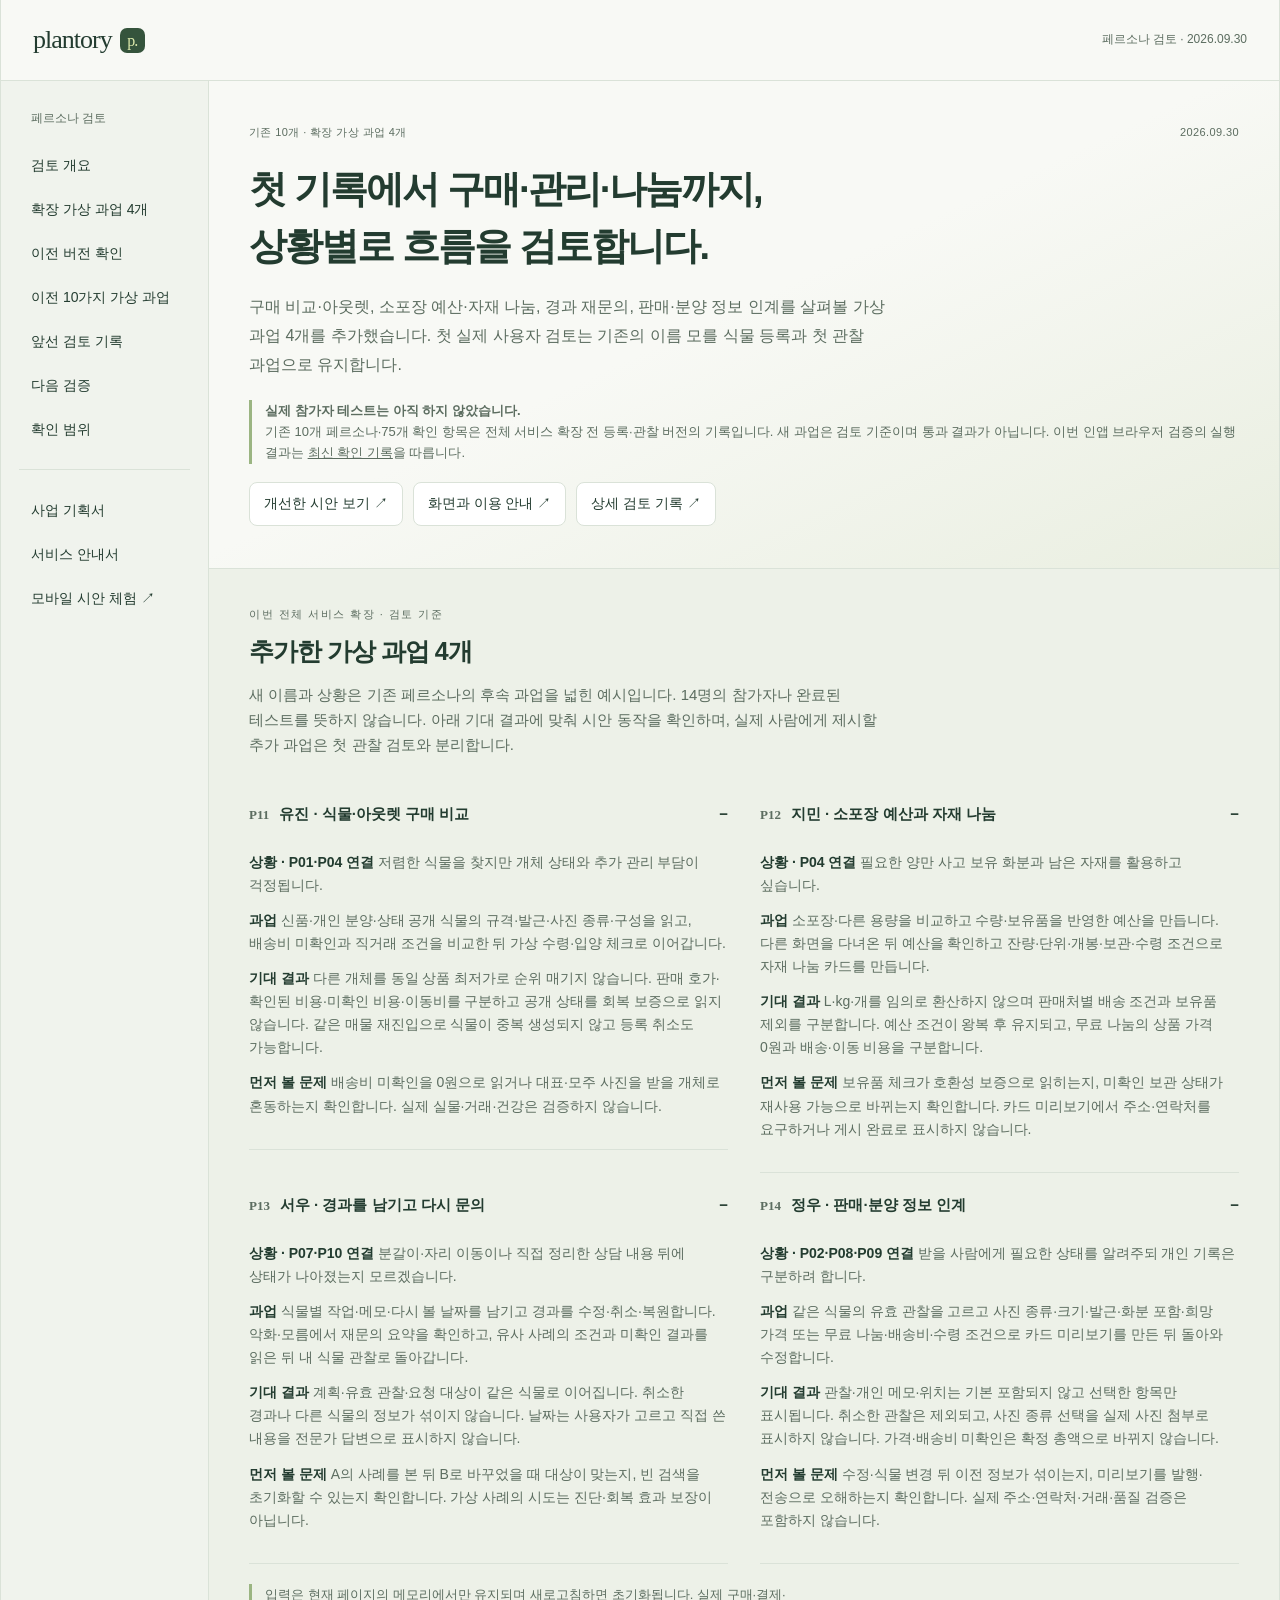
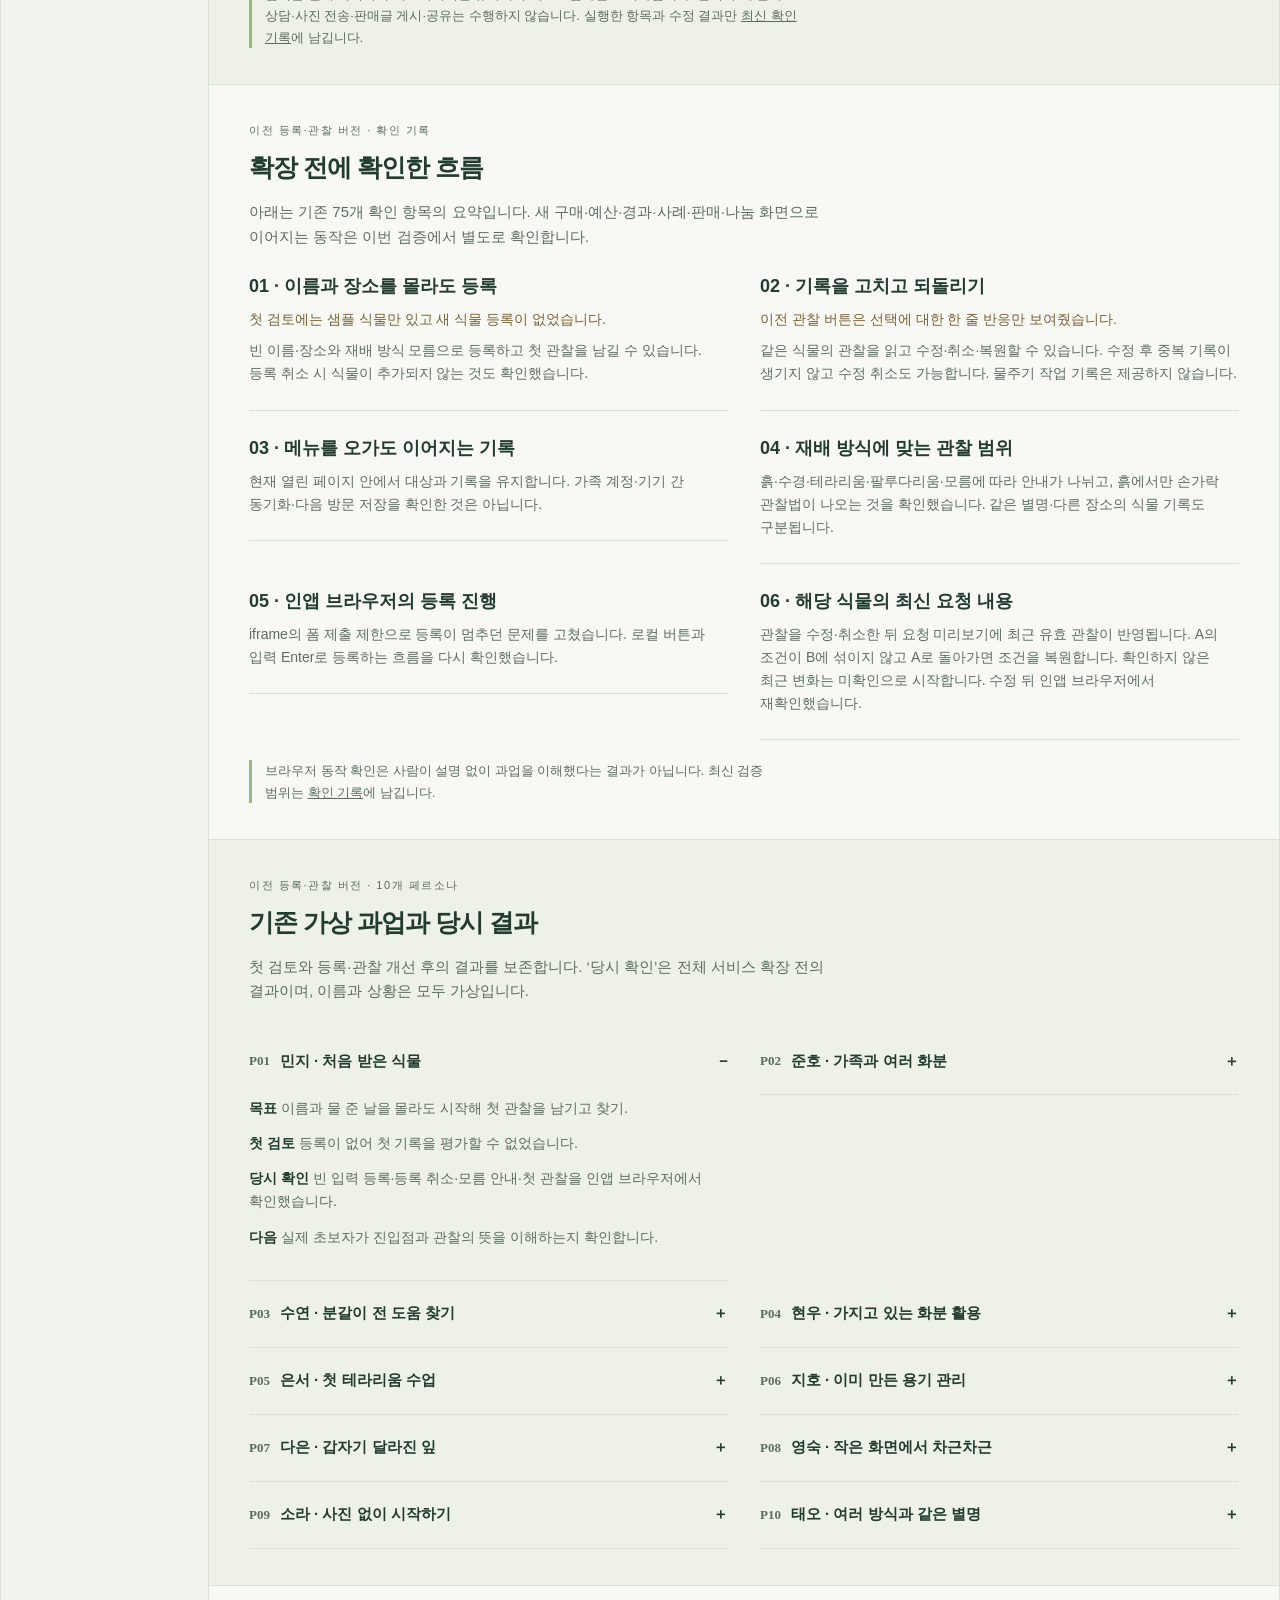
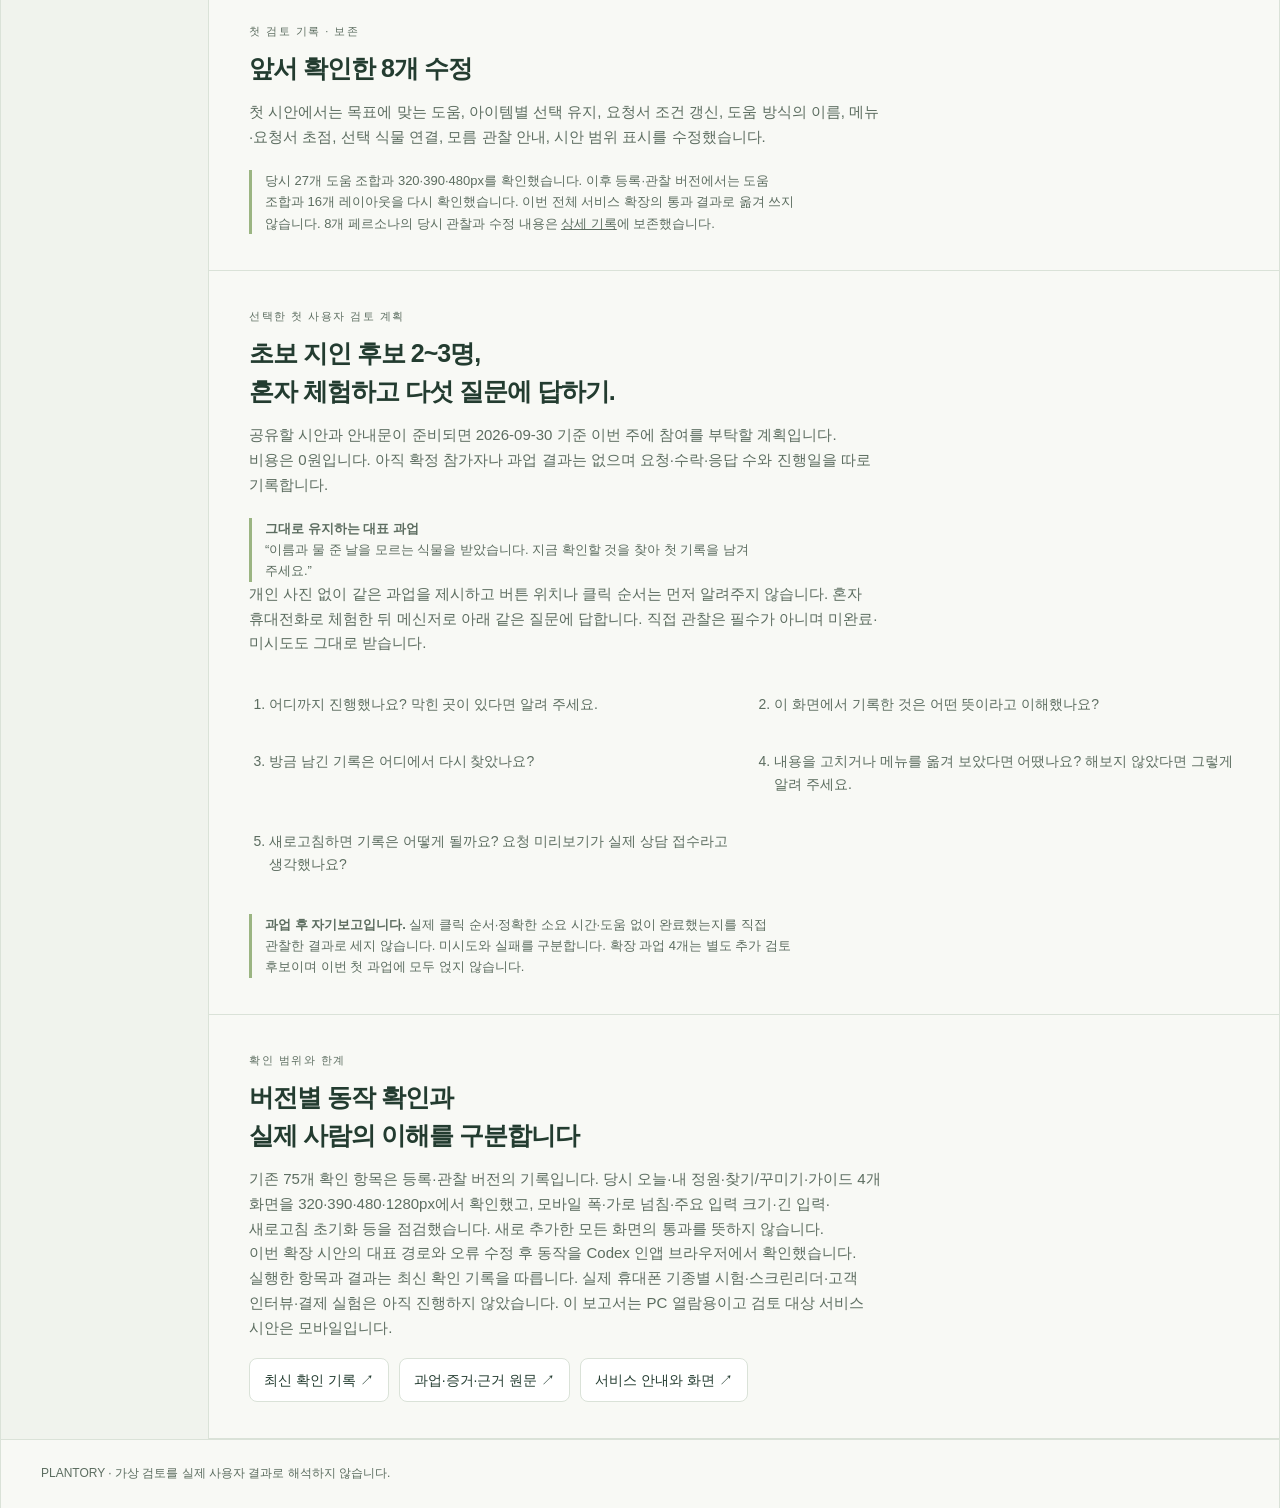
<file: usability.html>
<!doctype html>
<html lang="ko">
<head>
  <meta charset="utf-8">
  <meta name="viewport" content="width=device-width,initial-scale=1">
  <meta name="color-scheme" content="light">
  <title>Plantory · 페르소나 사용성 검토</title>
  <link rel="icon" href="assets/favicon.svg" type="image/svg+xml">
  <link rel="stylesheet" href="assets/planning.css">
  <style>
    .review .section{scroll-margin-top:20px}.review h1{font-size:30px;line-height:1.5}.review .cover{padding-top:26px}.review .eyebrow{margin-bottom:20px}.review p{word-break:keep-all;overflow-wrap:break-word}.review .lead{font-size:15px}.review .tag{white-space:normal}.review a{min-height:44px}.review .link-row{display:flex;flex-wrap:wrap;gap:10px;margin-top:18px}.review .link-row a{display:flex;align-items:center;padding:0 14px;border:1px solid var(--line);border-radius:8px;text-decoration:none;font-size:14px;background:var(--white)}.review .finding{padding:19px 0;border-bottom:1px solid var(--line)}.review .finding:last-child{border-bottom:0}.review .finding h3{font-size:16px}.review .finding p{margin-top:8px;font-size:14px}.review .before{color:#796133}.review details{border-bottom:1px solid var(--line);padding:7px 0}.review summary{display:flex;align-items:center;gap:10px;font-size:15px;min-height:52px;cursor:pointer}.review summary span{font-family:Georgia,serif;color:var(--muted);font-size:13px}.review summary::after{content:'＋';margin-left:auto}.review details[open] summary::after{content:'−'}.review .persona-body{padding:7px 0 20px}.review .persona-body p+p{margin-top:12px}.review .persona-body p{font-size:14px}.review .persona-body strong{color:var(--ink)}.review ol{margin:20px 0 0;padding-left:20px}.review ol li{margin:17px 0;font-size:14px;color:var(--muted)}.review ol li strong{display:block;color:var(--ink);margin-bottom:4px}.review .note{font-size:13px;padding-left:13px;border-left:3px solid #9bb582;margin-top:20px}.review .review-nav{position:fixed;bottom:0;left:50%;transform:translateX(-50%);width:100%;max-width:480px;display:flex;justify-content:space-around;background:var(--paper);border-top:1px solid var(--line);padding:6px 8px calc(6px + env(safe-area-inset-bottom));z-index:10}.review-nav a{display:flex;align-items:center;justify-content:center;flex:1;min-height:48px;font-size:13px;text-decoration:none}.review .footer{padding:22px;font-size:12px;color:var(--muted)}@media print{.review .review-nav{display:none}.review details .persona-body{display:block}}
  </style>
  <link rel="stylesheet" href="assets/documents.css">
</head>
<body class="review">
<div class="book document-shell">
  <header class="topbar"><a class="wordmark" href="index.html">plantory <span class="mark">p.</span></a><span class="edition">페르소나 검토 · 2026.09.30</span></header>
  <div class="document-layout">
  <aside class="document-sidebar"><nav class="document-toc" aria-label="검토 문서 목차"><p>페르소나 검토</p><a href="#result">검토 개요</a><a href="#expanded">확장 가상 과업 4개</a><a href="#findings">이전 버전 확인</a><a href="#personas">이전 10가지 가상 과업</a><a href="#previous">앞선 검토 기록</a><a href="#next">다음 검증</a><a href="#scope">확인 범위</a><div class="toc-divider"><a href="index.html">사업 기획서</a><a href="service-guide.html">서비스 안내서</a><a href="concept.html">모바일 시안 체험 ↗</a></div></nav></aside>
  <main>
    <section class="cover" id="result">
      <div class="eyebrow"><span>기존 10개 · 확장 가상 과업 4개</span><span>2026.09.30</span></div>
      <h1>첫 기록에서 구매·관리·나눔까지,<br>상황별로 흐름을 검토합니다.</h1>
      <p class="lead">구매 비교·아웃렛, 소포장 예산·자재 나눔, 경과 재문의, 판매·분양 정보 인계를 살펴볼 가상 과업 4개를 추가했습니다. 첫 실제 사용자 검토는 기존의 이름 모를 식물 등록과 첫 관찰 과업으로 유지합니다.</p>
      <p class="note"><strong>실제 참가자 테스트는 아직 하지 않았습니다.</strong><br>기존 10개 페르소나·75개 확인 항목은 전체 서비스 확장 전 등록·관찰 버전의 기록입니다. 새 과업은 검토 기준이며 통과 결과가 아닙니다. 이번 인앱 브라우저 검증의 실행 결과는 <a href="docs/verification.md">최신 확인 기록</a>을 따릅니다.</p>
      <div class="link-row"><a href="concept.html">개선한 시안 보기 ↗</a><a href="service-guide.html">화면과 이용 안내 ↗</a><a href="docs/usability-review.md">상세 검토 기록 ↗</a></div>
    </section>
    <section class="section shaded" id="expanded">
      <p class="section-index">이번 전체 서비스 확장 · 검토 기준</p><h2>추가한 가상 과업 4개</h2>
      <p>새 이름과 상황은 기존 페르소나의 후속 과업을 넓힌 예시입니다. 14명의 참가자나 완료된 테스트를 뜻하지 않습니다. 아래 기대 결과에 맞춰 시안 동작을 확인하며, 실제 사람에게 제시할 추가 과업은 첫 관찰 검토와 분리합니다.</p>
      <div class="persona-grid">
      <details open><summary><span>P11</span>유진 · 식물·아웃렛 구매 비교</summary><div class="persona-body"><p><strong>상황 · P01·P04 연결</strong> 저렴한 식물을 찾지만 개체 상태와 추가 관리 부담이 걱정됩니다.</p><p><strong>과업</strong> 신품·개인 분양·상태 공개 식물의 규격·발근·사진 종류·구성을 읽고, 배송비 미확인과 직거래 조건을 비교한 뒤 가상 수령·입양 체크로 이어갑니다.</p><p><strong>기대 결과</strong> 다른 개체를 동일 상품 최저가로 순위 매기지 않습니다. 판매 호가·확인된 비용·미확인 비용·이동비를 구분하고 공개 상태를 회복 보증으로 읽지 않습니다. 같은 매물 재진입으로 식물이 중복 생성되지 않고 등록 취소도 가능합니다.</p><p><strong>먼저 볼 문제</strong> 배송비 미확인을 0원으로 읽거나 대표·모주 사진을 받을 개체로 혼동하는지 확인합니다. 실제 실물·거래·건강은 검증하지 않습니다.</p></div></details>
      <details open><summary><span>P12</span>지민 · 소포장 예산과 자재 나눔</summary><div class="persona-body"><p><strong>상황 · P04 연결</strong> 필요한 양만 사고 보유 화분과 남은 자재를 활용하고 싶습니다.</p><p><strong>과업</strong> 소포장·다른 용량을 비교하고 수량·보유품을 반영한 예산을 만듭니다. 다른 화면을 다녀온 뒤 예산을 확인하고 잔량·단위·개봉·보관·수령 조건으로 자재 나눔 카드를 만듭니다.</p><p><strong>기대 결과</strong> L·kg·개를 임의로 환산하지 않으며 판매처별 배송 조건과 보유품 제외를 구분합니다. 예산 조건이 왕복 후 유지되고, 무료 나눔의 상품 가격 0원과 배송·이동 비용을 구분합니다.</p><p><strong>먼저 볼 문제</strong> 보유품 체크가 호환성 보증으로 읽히는지, 미확인 보관 상태가 재사용 가능으로 바뀌는지 확인합니다. 카드 미리보기에서 주소·연락처를 요구하거나 게시 완료로 표시하지 않습니다.</p></div></details>
      <details open><summary><span>P13</span>서우 · 경과를 남기고 다시 문의</summary><div class="persona-body"><p><strong>상황 · P07·P10 연결</strong> 분갈이·자리 이동이나 직접 정리한 상담 내용 뒤에 상태가 나아졌는지 모르겠습니다.</p><p><strong>과업</strong> 식물별 작업·메모·다시 볼 날짜를 남기고 경과를 수정·취소·복원합니다. 악화·모름에서 재문의 요약을 확인하고, 유사 사례의 조건과 미확인 결과를 읽은 뒤 내 식물 관찰로 돌아갑니다.</p><p><strong>기대 결과</strong> 계획·유효 관찰·요청 대상이 같은 식물로 이어집니다. 취소한 경과나 다른 식물의 정보가 섞이지 않습니다. 날짜는 사용자가 고르고 직접 쓴 내용을 전문가 답변으로 표시하지 않습니다.</p><p><strong>먼저 볼 문제</strong> A의 사례를 본 뒤 B로 바꾸었을 때 대상이 맞는지, 빈 검색을 초기화할 수 있는지 확인합니다. 가상 사례의 시도는 진단·회복 효과 보장이 아닙니다.</p></div></details>
      <details open><summary><span>P14</span>정우 · 판매·분양 정보 인계</summary><div class="persona-body"><p><strong>상황 · P02·P08·P09 연결</strong> 받을 사람에게 필요한 상태를 알려주되 개인 기록은 구분하려 합니다.</p><p><strong>과업</strong> 같은 식물의 유효 관찰을 고르고 사진 종류·크기·발근·화분 포함·희망 가격 또는 무료 나눔·배송비·수령 조건으로 카드 미리보기를 만든 뒤 돌아와 수정합니다.</p><p><strong>기대 결과</strong> 관찰·개인 메모·위치는 기본 포함되지 않고 선택한 항목만 표시됩니다. 취소한 관찰은 제외되고, 사진 종류 선택을 실제 사진 첨부로 표시하지 않습니다. 가격·배송비 미확인은 확정 총액으로 바뀌지 않습니다.</p><p><strong>먼저 볼 문제</strong> 수정·식물 변경 뒤 이전 정보가 섞이는지, 미리보기를 발행·전송으로 오해하는지 확인합니다. 실제 주소·연락처·거래·품질 검증은 포함하지 않습니다.</p></div></details>
      </div>
      <p class="note">입력은 현재 페이지의 메모리에서만 유지되며 새로고침하면 초기화됩니다. 실제 구매·결제·상담·사진 전송·판매글 게시·공유는 수행하지 않습니다. 실행한 항목과 수정 결과만 <a href="docs/verification.md">최신 확인 기록</a>에 남깁니다.</p>
    </section>
    <section class="section" id="findings">
      <p class="section-index">이전 등록·관찰 버전 · 확인 기록</p><h2>확장 전에 확인한 흐름</h2><p>아래는 기존 75개 확인 항목의 요약입니다. 새 구매·예산·경과·사례·판매·나눔 화면으로 이어지는 동작은 이번 검증에서 별도로 확인합니다.</p>
      <div class="findings-grid">
      <div class="finding"><h3>01 · 이름과 장소를 몰라도 등록</h3><p class="before">첫 검토에는 샘플 식물만 있고 새 식물 등록이 없었습니다.</p><p>빈 이름·장소와 재배 방식 모름으로 등록하고 첫 관찰을 남길 수 있습니다. 등록 취소 시 식물이 추가되지 않는 것도 확인했습니다.</p></div>
      <div class="finding"><h3>02 · 기록을 고치고 되돌리기</h3><p class="before">이전 관찰 버튼은 선택에 대한 한 줄 반응만 보여줬습니다.</p><p>같은 식물의 관찰을 읽고 수정·취소·복원할 수 있습니다. 수정 후 중복 기록이 생기지 않고 수정 취소도 가능합니다. 물주기 작업 기록은 제공하지 않습니다.</p></div>
      <div class="finding"><h3>03 · 메뉴를 오가도 이어지는 기록</h3><p>현재 열린 페이지 안에서 대상과 기록을 유지합니다. 가족 계정·기기 간 동기화·다음 방문 저장을 확인한 것은 아닙니다.</p></div>
      <div class="finding"><h3>04 · 재배 방식에 맞는 관찰 범위</h3><p>흙·수경·테라리움·팔루다리움·모름에 따라 안내가 나뉘고, 흙에서만 손가락 관찰법이 나오는 것을 확인했습니다. 같은 별명·다른 장소의 식물 기록도 구분됩니다.</p></div>
      <div class="finding"><h3>05 · 인앱 브라우저의 등록 진행</h3><p>iframe의 폼 제출 제한으로 등록이 멈추던 문제를 고쳤습니다. 로컬 버튼과 입력 Enter로 등록하는 흐름을 다시 확인했습니다.</p></div>
      <div class="finding" id="request-checks"><h3>06 · 해당 식물의 최신 요청 내용</h3><p>관찰을 수정·취소한 뒤 요청 미리보기에 최근 유효 관찰이 반영됩니다. A의 조건이 B에 섞이지 않고 A로 돌아가면 조건을 복원합니다. 확인하지 않은 최근 변화는 미확인으로 시작합니다. 수정 뒤 인앱 브라우저에서 재확인했습니다.</p></div>
      </div>
      <p class="note">브라우저 동작 확인은 사람이 설명 없이 과업을 이해했다는 결과가 아닙니다. 최신 검증 범위는 <a href="docs/verification.md">확인 기록</a>에 남깁니다.</p>
    </section>
    <section class="section shaded" id="personas">
      <p class="section-index">이전 등록·관찰 버전 · 10개 페르소나</p><h2>기존 가상 과업과 당시 결과</h2><p>첫 검토와 등록·관찰 개선 후의 결과를 보존합니다. ‘당시 확인’은 전체 서비스 확장 전의 결과이며, 이름과 상황은 모두 가상입니다.</p>
      <div class="persona-grid">
      <details open><summary><span>P01</span>민지 · 처음 받은 식물</summary><div class="persona-body"><p><strong>목표</strong> 이름과 물 준 날을 몰라도 시작해 첫 관찰을 남기고 찾기.</p><p><strong>첫 검토</strong> 등록이 없어 첫 기록을 평가할 수 없었습니다.</p><p><strong>당시 확인</strong> 빈 입력 등록·등록 취소·모름 안내·첫 관찰을 인앱 브라우저에서 확인했습니다.</p><p><strong>다음</strong> 실제 초보자가 진입점과 관찰의 뜻을 이해하는지 확인합니다.</p></div></details>
      <details><summary><span>P02</span>준호 · 가족과 여러 화분</summary><div class="persona-body"><p><strong>목표</strong> 기록을 정정하고 식물을 오가도 각 기록을 구분하기.</p><p><strong>첫 검토</strong> 담당자·시각·기록·취소가 없었습니다.</p><p><strong>당시 확인</strong> ‘나’의 관찰 수정·취소·복원과 메뉴 유지, 수정 취소를 확인했습니다. 같은 별명·다른 장소의 식물도 ID에 따라 기록이 구분됩니다.</p><p><strong>남은 범위</strong> 가족 초대·계정·동기화는 미지원이며 공동관리 효과를 평가하지 않았습니다.</p></div></details>
      <details><summary><span>P03</span>수연 · 분갈이 전 도움 찾기</summary><div class="persona-body"><p><strong>목표</strong> 분갈이 여부를 상담하기 위해 조건 정리하기.</p><p><strong>첫 검토</strong> 분갈이를 선택해도 수형 상담이 나오던 문제를 수정하고 확인했습니다.</p><p><strong>당시 확인</strong> 당시 작업본의 27개 도움 조합과 분갈이·수형 가이드 진입을 확인했습니다.</p><p><strong>남은 범위</strong> 실제 전문가·가격·작업 제안은 없습니다.</p></div></details>
      <details><summary><span>P04</span>현우 · 가지고 있는 화분 활용</summary><div class="persona-body"><p><strong>목표</strong> 보유 화분과 예산에 맞는 조합을 비교하기.</p><p><strong>첫 검토</strong> 아이템 왕복의 선택 유지와 요청서 조건 갱신을 확인했습니다.</p><p><strong>당시 확인</strong> 식물 A/B별 조건이 분리되고 복귀 시 복원되는지 재확인했습니다. 예산 왕복과 열린 요청서 갱신도 확인했습니다.</p><p><strong>남은 범위</strong> 당시 규격·배송 총액 비교는 미구현이었습니다. 이번 가상 구매 비교·예산은 P11·P12에서 별도로 검토합니다. 실제 호환성 판단은 남아 있습니다.</p></div></details>
      <details><summary><span>P05</span>은서 · 첫 테라리움 수업</summary><div class="persona-body"><p><strong>목표</strong> 직접 만들기·수업·완성품 중 맞는 방식 고르기.</p><p><strong>첫 검토</strong> 버튼과 요청서의 ‘공방에서 배우기’ 표현을 일치시키고 확인했습니다.</p><p><strong>당시 확인</strong> 당시 작업본의 27개 조합에서 선택 목표·방식과 요청 내용이 일치했습니다.</p><p><strong>남은 범위</strong> 지역·일정·가격·재료가 없어 실제 수업 선택을 평가할 수 없습니다.</p></div></details>
      <details><summary><span>P06</span>지호 · 이미 만든 용기 관리</summary><div class="persona-body"><p><strong>목표</strong> 보유 테라리움의 결로와 변화를 살펴보기.</p><p><strong>첫 검토</strong> 기존 작품 관리가 새 작품 제작으로 가던 버튼 표현을 바로잡았습니다.</p><p><strong>당시 확인</strong> 용기 바깥의 관찰과 메모 흐름을 추가했습니다. 테라리움에 일반 흙 관찰법이 표시되지 않는 것을 확인했습니다.</p><p><strong>남은 범위</strong> 구성과 용기에 맞는 환기·수분 관리 방법은 아직 제공하지 않습니다.</p></div></details>
      <details><summary><span>P07</span>다은 · 갑자기 달라진 잎</summary><div class="persona-body"><p><strong>목표</strong> 같은 식물의 관찰을 도움 요청 준비로 이어가기.</p><p><strong>첫 검토</strong> 가지치기 안내를 증상·시점·관리 변화의 확인으로 바꿨습니다.</p><p><strong>당시 확인</strong> 대상·최근 관찰을 연결했습니다. 관찰 수정·취소 후 요청 요약이 갱신되고 최근 변화가 미확인으로 시작하는 것을 재확인했습니다.</p><p><strong>남은 범위</strong> 사진 전송·전문 상담·진단·회복 효과는 검증하지 않았습니다.</p></div></details>
      <details><summary><span>P08</span>영숙 · 작은 화면에서 차근차근</summary><div class="persona-body"><p><strong>목표</strong> 이동한 화면과 대상, 전달할 내용을 놓치지 않기.</p><p><strong>첫 검토</strong> 메뉴 시작 위치·요청서 초점·선택 식물 연결을 확인했습니다.</p><p><strong>당시 확인</strong> 메뉴 왕복 중 기록 유지와 4개 화면 × 4개 폭의 레이아웃을 확인했습니다. 제목·초점 이동은 첫 검토에서 확인한 범위입니다.</p><p><strong>남은 범위</strong> 실제 고령자·휴대폰·스크린리더 검토는 남아 있습니다. 이번 카드의 포함 항목 선택은 P14에서 검토하며 실제 전송은 제공하지 않습니다.</p></div></details>
      <details><summary><span>P09</span>소라 · 사진 없이 시작하기</summary><div class="persona-body"><p><strong>목표</strong> 사진과 이름 없이 시작하고 무엇이 저장·전달되는지 이해하기.</p><p><strong>당시 확인</strong> 이름·장소를 비운 등록을 확인했습니다. 사진·계정·연락처를 요구하지 않습니다. 요청 미리보기는 접수가 아닙니다.</p><p><strong>다음</strong> 실제 사람이 새로고침 후 초기화와 전송 범위를 이해하는지 확인합니다.</p></div></details>
      <details><summary><span>P10</span>태오 · 여러 방식과 같은 별명</summary><div class="persona-body"><p><strong>목표</strong> 흙·수경·테라리움·팔루다리움·모름을 구분하고, 같은 별명의 다른 식물 기록을 섞지 않기.</p><p><strong>당시 확인</strong> 재배 방식을 다섯 가지로 나누고 별도의 식물 ID로 관찰을 연결했습니다. 다섯 안내 분기·같은 별명의 기록 분리·식물별 요청 조건 분리와 복원을 확인했습니다.</p><p><strong>남은 범위</strong> 실제 관리 판단·기기 간 동기화·장기 기록은 검증하지 않았습니다.</p></div></details>
      </div>
    </section>
    <section class="section" id="previous">
      <p class="section-index">첫 검토 기록 · 보존</p><h2>앞서 확인한 8개 수정</h2>
      <p>첫 시안에서는 목표에 맞는 도움, 아이템별 선택 유지, 요청서 조건 갱신, 도움 방식의 이름, 메뉴·요청서 초점, 선택 식물 연결, 모름 관찰 안내, 시안 범위 표시를 수정했습니다.</p>
      <p class="note">당시 27개 도움 조합과 320·390·480px를 확인했습니다. 이후 등록·관찰 버전에서는 도움 조합과 16개 레이아웃을 다시 확인했습니다. 이번 전체 서비스 확장의 통과 결과로 옮겨 쓰지 않습니다. 8개 페르소나의 당시 관찰과 수정 내용은 <a href="docs/usability-review.md">상세 기록</a>에 보존했습니다.</p>
    </section>
    <section class="section" id="next">
      <p class="section-index">선택한 첫 사용자 검토 계획</p><h2>초보 지인 후보 2~3명,<br>혼자 체험하고 다섯 질문에 답하기.</h2>
      <p>공유할 시안과 안내문이 준비되면 2026-09-30 기준 이번 주에 참여를 부탁할 계획입니다. 비용은 0원입니다. 아직 확정 참가자나 과업 결과는 없으며 요청·수락·응답 수와 진행일을 따로 기록합니다.</p>
      <p class="note"><strong>그대로 유지하는 대표 과업</strong><br>“이름과 물 준 날을 모르는 식물을 받았습니다. 지금 확인할 것을 찾아 첫 기록을 남겨 주세요.”</p>
      <p>개인 사진 없이 같은 과업을 제시하고 버튼 위치나 클릭 순서는 먼저 알려주지 않습니다. 혼자 휴대전화로 체험한 뒤 메신저로 아래 같은 질문에 답합니다. 직접 관찰은 필수가 아니며 미완료·미시도도 그대로 받습니다.</p>
      <ol><li>어디까지 진행했나요? 막힌 곳이 있다면 알려 주세요.</li><li>이 화면에서 기록한 것은 어떤 뜻이라고 이해했나요?</li><li>방금 남긴 기록은 어디에서 다시 찾았나요?</li><li>내용을 고치거나 메뉴를 옮겨 보았다면 어땠나요? 해보지 않았다면 그렇게 알려 주세요.</li><li>새로고침하면 기록은 어떻게 될까요? 요청 미리보기가 실제 상담 접수라고 생각했나요?</li></ol>
      <p class="note"><strong>과업 후 자기보고입니다.</strong> 실제 클릭 순서·정확한 소요 시간·도움 없이 완료했는지를 직접 관찰한 결과로 세지 않습니다. 미시도와 실패를 구분합니다. 확장 과업 4개는 별도 추가 검토 후보이며 이번 첫 과업에 모두 얹지 않습니다.</p>
    </section>
    <section class="section" id="scope">
      <p class="section-index">확인 범위와 한계</p><h2>버전별 동작 확인과<br>실제 사람의 이해를 구분합니다</h2>
      <p>기존 75개 확인 항목은 등록·관찰 버전의 기록입니다. 당시 오늘·내 정원·찾기/꾸미기·가이드 4개 화면을 320·390·480·1280px에서 확인했고, 모바일 폭·가로 넘침·주요 입력 크기·긴 입력·새로고침 초기화 등을 점검했습니다. 새로 추가한 모든 화면의 통과를 뜻하지 않습니다.</p>
      <p>이번 확장 시안의 대표 경로와 오류 수정 후 동작을 Codex 인앱 브라우저에서 확인했습니다. 실행한 항목과 결과는 최신 확인 기록을 따릅니다. 실제 휴대폰 기종별 시험·스크린리더·고객 인터뷰·결제 실험은 아직 진행하지 않았습니다. 이 보고서는 PC 열람용이고 검토 대상 서비스 시안은 모바일입니다.</p>
      <div class="link-row"><a href="docs/verification.md">최신 확인 기록 ↗</a><a href="docs/usability-review.md">과업·증거·근거 원문 ↗</a><a href="service-guide.html">서비스 안내와 화면 ↗</a></div>
    </section>
  </main>
  </div>
  <footer class="footer">PLANTORY · 가상 검토를 실제 사용자 결과로 해석하지 않습니다.</footer>
</div>
</body>
</html>
</file>
<file: assets/planning.css>
:root{color-scheme:light;--paper:#f8f9f5;--white:#fff;--ink:#233c30;--muted:#5c6d60;--line:#dae2d8;--soft:#edf1e8;--green:#35543c;--lime:#ddeaac;--ochre:#796133;font-family:-apple-system,BlinkMacSystemFont,"Apple SD Gothic Neo","Noto Sans KR",sans-serif;font-size:16px;line-height:1.65;background:#e6eae3;color:var(--ink)}*{box-sizing:border-box}body{margin:0}button,input,select{font:inherit}button,a,input,select{-webkit-tap-highlight-color:transparent}button{cursor:pointer}a{color:inherit}button:focus-visible,a:focus-visible,input:focus-visible,select:focus-visible,summary:focus-visible{outline:3px solid #7c9f6b;outline-offset:3px}button{color:inherit}button:disabled{opacity:.5;cursor:default}[hidden]{display:none!important}.book{width:100%;max-width:1320px;margin:0 auto;background:var(--paper);min-height:100vh;padding-bottom:90px;border-left:1px solid var(--line);border-right:1px solid var(--line)}.topbar{display:flex;justify-content:space-between;align-items:center;padding:21px 24px;border-bottom:1px solid var(--line);gap:8px;background:var(--paper)}.wordmark{font-family:Georgia,serif;font-size:26px;letter-spacing:-1px;text-decoration:none;display:flex;align-items:center;gap:8px}.mark{font-family:inherit;background:var(--green);color:var(--lime);font-size:16px;width:25px;height:25px;display:grid;place-items:center;border-radius:7px}.edition{font-size:10px;letter-spacing:1.2px;color:var(--muted)}h1,h2,h3,p,blockquote{margin:0}h1,h2,h3,strong{font-weight:600}h1{font-size:34px;line-height:1.38;letter-spacing:-1.9px}h2{font-size:23px;line-height:1.5;letter-spacing:-1px}h3{font-size:17px;line-height:1.5}p{font-size:15px;color:var(--muted)}h2+p{margin-top:13px}.cover{padding:28px 25px 30px;border-bottom:1px solid var(--line);background:linear-gradient(155deg,#f8f9f5 48%,#e9eee0)}.eyebrow{display:flex;justify-content:space-between;gap:10px;font-size:11px;color:var(--muted);letter-spacing:.4px;margin-bottom:30px}.cover h1{font-size:36px}.cover em{font-style:normal;color:#507343}.lead{margin-top:18px;font-size:16px;line-height:1.8}.stamp{margin-top:25px;display:flex;align-items:center;gap:10px;font-size:12px;color:var(--green)}.stamp span{border-left:1px solid #acbba8;padding-left:10px;color:var(--muted)}.section{padding:27px 24px;border-bottom:1px solid var(--line)}.section-index{text-transform:uppercase;font-size:11px;letter-spacing:1.5px;color:var(--muted);margin-bottom:10px}.section-heading{display:flex;justify-content:space-between;align-items:start;gap:10px}.tag{display:inline-block;font-size:11px;padding:4px 8px;background:var(--soft);border-radius:5px;white-space:nowrap;color:var(--green)}.hypothesis{background:#f0e9d9;color:#715b31}.caption{font-size:12px;margin-top:12px;line-height:1.7}.shaded{background:var(--soft)}.relationship{margin-top:22px}.relationship>div{display:grid;grid-template-columns:32px 1fr;column-gap:9px;align-items:center;padding:13px 0;border-bottom:1px solid var(--line)}.relationship>div:last-child{border-bottom:0}.relation-no{font-family:Georgia,serif;font-size:16px;color:#799066;grid-row:span 2}.relationship strong{font-size:15px}.relationship small{font-size:12px;color:var(--muted)}.idea-link{background:transparent;border:0;border-bottom:1px solid #ced8c8;display:flex;align-items:center;width:100%;gap:13px;text-align:left;padding:19px 0}.letter{display:grid;place-items:center;width:36px;height:40px;font-family:Georgia,serif;font-size:25px;color:var(--green)}.idea-link strong{display:block;font-size:16px}.idea-link small{display:block;font-size:12px;color:var(--muted);margin-top:4px}.arrow{margin-left:auto;font-size:22px;color:#698361}.checklist{list-style:none;padding:0;margin:18px 0 25px}.checklist li{font-size:14px;display:flex;gap:10px;padding:7px 0}.checklist li:before{content:"✓";color:#6d8b58}.primary,.secondary{display:flex;align-items:center;justify-content:space-between;gap:12px;border-radius:9px;text-decoration:none;padding:14px 15px;font-size:14px;min-height:48px;width:100%;text-align:left}.primary{background:var(--green);color:#fff;border:1px solid var(--green)}.secondary{background:var(--white);border:1px solid var(--line);margin-top:18px}.primary span,.secondary span{font-size:18px}.accent-block{background:var(--green);color:var(--paper)}.accent-block h2{font-size:24px}.accent-block p{color:#e0e8d9}.accent-block .section-index{color:var(--lime)}details{margin-top:14px}details:first-child{margin-top:0}summary{font-size:14px;font-weight:600;cursor:pointer;padding:12px 0;min-height:44px}.document-links{display:flex;flex-direction:column;gap:9px;font-size:14px;margin:10px 0}.document-links a{padding:8px 0;text-underline-offset:4px}.page-intro{padding:27px 24px 23px}.page-intro h1{font-size:28px}.page-intro>p:last-child{margin-top:14px}.compact-top{padding-top:5px}.segmented{display:grid;grid-template-columns:repeat(3,minmax(0,1fr));gap:4px;background:#e8ece2;padding:4px;border-radius:10px;margin:10px 0 25px}.segmented button{border:0;border-radius:7px;background:transparent;font-size:13px;min-height:44px;padding:9px 4px;color:var(--muted)}.segmented button[aria-pressed=true]{background:var(--white);color:var(--ink);box-shadow:0 2px 4px #283b1e0b}.idea-kicker{display:flex;align-items:center;justify-content:space-between;margin-bottom:16px}.idea-kicker>span:first-child{font-family:Georgia,serif;font-size:38px;line-height:1;color:#7c9265}.idea-detail h2{font-size:24px}.idea-detail blockquote{font-size:16px;background:var(--soft);padding:16px;border-radius:9px;margin:18px 0 10px;line-height:1.7}.fact-list{margin:0}.fact-list>div{padding:15px 0;border-bottom:1px solid var(--line)}.fact-list dt{font-size:12px;color:var(--muted);margin-bottom:4px}.fact-list dd{font-size:15px;margin:0;line-height:1.7}.insight{border-left:3px solid #99b378;padding:3px 0 3px 14px;margin-top:24px}.mini-label{font-size:11px;color:#637941;font-weight:600}.insight p{margin-top:7px;font-size:14px;color:var(--ink)}.role-list>div{padding:14px 0;display:grid;grid-template-columns:76px 1fr;gap:10px;border-bottom:1px solid #d2dbcd}.role-list span{font-size:13px;font-weight:600}.role-list p{font-size:14px}.input-grid{display:grid;grid-template-columns:1fr 1fr;gap:16px 12px;margin-top:13px}.input-grid label{font-size:12px;color:var(--muted)}.input-grid input{display:block;width:100%;background:var(--white);border:1px solid var(--line);border-radius:7px;padding:10px;margin:6px 0 2px;min-height:44px;font-size:16px;color:var(--ink)}.money-result{margin:18px 0 0;border-top:1px solid var(--line)}.money-result>div{display:flex;justify-content:space-between;gap:10px;padding:11px 0;font-size:14px;border-bottom:1px solid var(--line)}.money-result dt{color:var(--muted)}.money-result dd{margin:0;font-variant-numeric:tabular-nums}.money-result>div:last-child{color:var(--green);font-weight:600;padding-top:16px;font-size:16px}.money-result>div:last-child dt{color:var(--ink)}.error{color:#9c3636;font-size:13px;margin-top:10px}.negative{color:#9c3636!important}.field-label{font-size:13px;color:var(--muted);display:block;margin-bottom:8px}select{width:100%;background:var(--white);border:1px solid var(--line);border-radius:9px;padding:13px 10px;color:var(--ink);font-size:15px;min-height:48px}.story-header{margin:25px 0}.story-header h2{font-size:23px;margin-top:12px}.story-header p{margin-top:10px}.steps{list-style:none;padding:0;margin:0;counter-reset:step}.steps li{counter-increment:step;position:relative;padding:0 0 25px 43px;border-left:1px solid var(--line);margin-left:14px}.steps li:last-child{border-left-color:transparent;padding-bottom:0}.steps li:before{content:counter(step,decimal-leading-zero);position:absolute;left:-15px;top:0;display:grid;place-items:center;width:30px;height:30px;background:var(--green);border-radius:50%;color:#fff;font-family:Georgia,serif;font-size:12px}.steps h3{font-size:16px}.steps p{font-size:14px;margin-top:6px}.steps .step-owner{color:#617b4d;font-size:11px;display:block;margin-top:8px}.principle{display:flex;gap:17px;margin-top:22px}.principle>span{font-size:14px;color:#718863;font-family:Georgia,serif}.principle h3{font-size:16px}.principle p{font-size:14px;margin-top:6px}.funnel{display:flex;flex-direction:column;gap:6px;margin-top:20px}.funnel span{background:var(--soft);color:var(--green);font-size:14px;text-align:center;padding:10px;border-radius:5px}.funnel span:nth-child(2){margin:0 10px}.funnel span:nth-child(3){margin:0 20px}.funnel span:nth-child(4){margin:0 30px}.funnel span:nth-child(5){margin:0 40px;background:var(--green);color:#fff}.bullets{padding-left:18px;margin:8px 0}.bullets li{font-size:14px;padding:7px 0;color:var(--muted)}.phases{list-style:none;padding:0;margin:25px 0 0}.phases li{display:flex;gap:15px;padding-bottom:22px}.phases li:last-child{padding-bottom:0}.phases li>span{display:grid;place-items:center;flex-shrink:0;width:30px;height:30px;background:var(--green);color:#fff;border-radius:8px;font-family:Georgia,serif;font-size:16px}.phases h3{font-size:16px}.phases p{font-size:14px;margin-top:5px}.decision{padding:16px 0;border-bottom:1px solid var(--line)}.decision strong{font-size:15px;display:block}.decision span{display:block;font-size:13px;color:var(--muted);margin-top:5px}.source-list{margin-top:20px}.source-list a{display:block;text-decoration:none;border-bottom:1px solid var(--line);padding:14px 0;min-height:60px}.source-list strong{font-size:15px;display:flex;justify-content:space-between}.source-list small{font-size:12px;color:var(--muted);display:block;margin-top:4px}.source-list a:hover strong{text-decoration:underline}.page-footer{padding:22px 24px;color:var(--muted);font-size:10px;letter-spacing:1px;line-height:2}.page-footer span{font-size:11px;letter-spacing:0}.bottom-nav{position:fixed;z-index:10;bottom:0;left:50%;transform:translateX(-50%);width:100%;max-width:1320px;display:grid;grid-template-columns:repeat(4,1fr);background:#fafbf7f5;backdrop-filter:blur(12px);border:1px solid var(--line);border-bottom:0;padding:9px 8px calc(10px + env(safe-area-inset-bottom))}.bottom-nav button{display:flex;flex-direction:column;align-items:center;gap:3px;background:transparent;border:0;min-height:48px;font-size:11px;color:var(--muted);padding:4px 0;border-radius:8px}.bottom-nav button>span{font-size:19px;line-height:1.3;font-family:Arial,sans-serif}.bottom-nav button[aria-current=page]{color:var(--green);background:var(--soft);font-weight:600}@media(max-width:360px){.section,.page-intro{padding-left:19px;padding-right:19px}.cover{padding-left:19px;padding-right:19px}.cover h1{font-size:31px}.topbar{padding-left:19px;padding-right:19px}.edition{font-size:9px}.segmented button{font-size:12px}h2{font-size:21px}}
/* Planning documents use a desktop reading layout; the service prototype is independent. */
.skip-link{position:absolute;width:1px;height:1px;padding:0;margin:-1px;overflow:hidden;clip:rect(0,0,0,0);clip-path:inset(50%);white-space:nowrap;border:0}
.skip-link:focus-visible{position:fixed;left:16px;top:12px;z-index:30;width:auto;height:auto;margin:0;padding:10px 16px;overflow:visible;clip:auto;clip-path:none;background:var(--green);color:#fff;border-radius:6px}
.planning-layout,.planning-book main,.document-grid,.document-grid>.section{min-width:0}
.planning-sidebar .sidebar-intro,.planning-sidebar .sidebar-links{display:none}
.planning-book p,.planning-book h1,.planning-book h2,.planning-book h3,.planning-book dd,.planning-book button{overflow-wrap:anywhere}
@media screen and (min-width:769px){
  .book{padding-bottom:0}
  .bottom-nav{position:static;transform:none;max-width:none;border:0;border-top:1px solid var(--line);padding:12px 18px;backdrop-filter:none}
  .bottom-nav button{flex-direction:row;justify-content:center;gap:10px;font-size:14px}
  .planning-sidebar{border-bottom:1px solid var(--line)}
  .planning-sidebar .bottom-nav{border-top:0}
  .planning-book .topbar{padding:23px 32px}
  .planning-book .edition{font-size:11px}
  .planning-book .cover,.planning-book .page-intro{padding:34px 36px}
  .planning-book .section{padding:30px 36px}
  .planning-book .page-footer{padding:26px 36px}
  .planning-book .cover h1{font-size:44px;line-height:1.35}
  .planning-book .page-intro h1{font-size:35px}
  .planning-book .fact-list{display:grid;grid-template-columns:repeat(2,minmax(0,1fr));column-gap:30px}
  .planning-book .segmented{max-width:600px}
  .planning-book .idea-detail blockquote{max-width:760px}
}
@media screen and (min-width:960px){
  .planning-layout{display:grid;grid-template-columns:216px minmax(0,1fr)}
  .planning-sidebar{border-right:1px solid var(--line);border-bottom:0;padding:28px 18px;background:#f0f3eb;align-self:start;position:sticky;top:0;min-height:100vh}
  .planning-sidebar .sidebar-intro{display:block;padding:0 12px 23px}
  .sidebar-intro p{font-size:14px;color:var(--ink);font-weight:600}
  .sidebar-intro span{display:block;font-size:11px;color:var(--muted);margin-top:6px}
  .planning-sidebar .bottom-nav{display:grid;grid-template-columns:1fr;gap:5px;padding:0;background:transparent}
  .planning-sidebar .bottom-nav button{justify-content:flex-start;padding:13px 12px;gap:12px;min-height:48px;font-size:14px;text-align:left}
  .planning-sidebar .bottom-nav button>span{width:22px;text-align:center;font-size:18px}
  .planning-sidebar .bottom-nav button[aria-current=page]{background:var(--green);color:#fff}
  .planning-sidebar .sidebar-links{display:block;margin:29px 12px 0;padding-top:22px;border-top:1px solid #ccd8c5}
  .sidebar-links p{font-size:11px;color:var(--muted);margin-bottom:8px}
  .sidebar-links a{display:flex;align-items:center;justify-content:space-between;gap:8px;min-height:44px;font-size:12px;text-decoration:none}
  .sidebar-links a:hover{text-decoration:underline;text-underline-offset:4px}
  .planning-book .cover{display:grid;grid-template-columns:minmax(0,1.25fr) minmax(0,1fr);column-gap:28px;padding:36px}
  .planning-book .eyebrow{grid-column:1/-1;margin-bottom:26px}
  .planning-book .cover h1{grid-row:2/4;font-size:clamp(34px,3.3vw,44px)}
  .planning-book .cover .lead{grid-column:2;align-self:end;margin:0;font-size:16px}
  .planning-book .cover .stamp{grid-column:2;align-self:start;flex-wrap:wrap;gap:5px 10px;margin-top:20px;font-size:11px}
  .planning-book .page-intro{padding:36px;border-bottom:1px solid var(--line)}
  .planning-book .page-intro h1{font-size:34px}
  .planning-book .page-intro h1 br{display:none}
  .planning-book .compact-top{padding-top:28px}
}
@media screen and (min-width:1100px){
  .planning-book .document-grid{display:grid;grid-template-columns:repeat(2,minmax(0,1fr));align-items:stretch}
  .planning-book .document-grid>.cover,.planning-book .document-grid>.page-intro,.planning-book .document-grid>.wide-section{grid-column:1/-1}
  .planning-book .document-grid>.section{padding:30px;border-right:1px solid var(--line)}
  .planning-book .document-grid>.wide-section{border-right:0}
  .planning-book .section h2{font-size:23px}
  .planning-book .item-analysis{padding:30px 36px!important}
  .planning-book .item-analysis>.secondary{max-width:430px}
  .planning-book .wide-section>.document-links{display:grid;grid-template-columns:repeat(2,minmax(0,1fr))}
  .planning-book .accent-block{display:grid;grid-template-columns:minmax(0,1fr) minmax(0,1fr);gap:0 32px;align-items:center}
  .planning-book .accent-block .section-index{grid-column:1/-1}
  .planning-book .accent-block h2+p{margin-top:0}
}
@media print{.planning-layout{display:block}.planning-sidebar,.skip-link{display:none}}

@media print{body{background:#fff}.book{max-width:none;padding:0;border:0}.bottom-nav{display:none}[data-panel][hidden]{display:block!important}details>*{display:block!important}.cover,.section,.page-intro{break-inside:avoid}.page-footer{display:none}button{display:none}.book{width:100%}.source-list a[href]:after{content:" " attr(href);font-size:9px;overflow-wrap:anywhere}}
</file>
<file: assets/documents.css>
/* Internal documents use the available desktop width. Service UI lives in concept.html. */
.document-shell { max-width:1320px; padding-bottom:0; }
.document-layout { display:grid; grid-template-columns:208px minmax(0,1fr); }
.document-layout > main { min-width:0; }
.document-sidebar { border-right:1px solid var(--line); background:#f0f3ed; }
.document-toc { position:sticky; top:24px; padding:28px 18px; }
.document-toc > p { font-size:12px; padding:0 12px 14px; color:var(--muted); }
.document-toc a { display:flex; align-items:center; min-height:44px; padding:10px 12px; border-radius:6px; text-decoration:none; font-size:14px; line-height:1.45; }
.document-toc a:hover { background:#e0e8d9; color:var(--green); }
.document-toc .toc-divider { border-top:1px solid var(--line); margin-top:18px; padding-top:18px; }
.document-shell .section { padding:36px 40px; }
.document-shell .section > p { max-width:76ch; }
.document-shell .topbar { padding:18px 32px; }
.document-shell .edition { font-size:12px; letter-spacing:0; }
.document-shell h2 { font-size:25px; }
.document-shell p, .document-shell li, .document-shell dd { word-break:keep-all; overflow-wrap:anywhere; }
.document-shell .section { scroll-margin-top:24px; }
.document-shell .page-footer, .document-shell .footer { padding:24px 40px; border-top:1px solid var(--line); }
.guide-guide .guide-cover { padding:42px 40px; display:grid; grid-template-columns:minmax(0,1.5fr) minmax(240px,1fr); gap:30px; align-items:start; }
.guide-guide .guide-cover h1 { font-size:38px; line-height:1.4; letter-spacing:-1.5px; }
.guide-cover .cover-action { padding:22px; background:var(--soft); border-top:3px solid var(--green); }
.guide-cover .cover-action h2 { font-size:17px; }
.guide-cover .cover-action .primary { font-size:13px; margin-top:18px; }
.guide-cover .cover-action .caption { font-size:12px; }
.guide-guide .steps { display:grid; grid-template-columns:repeat(2,minmax(0,1fr)); gap:28px 30px; }
.guide-guide .steps li { border-left:0; margin-left:0; padding:0 0 0 42px; }
.guide-guide .steps li:before { left:0; }
.guide-guide .guide-services { display:grid; grid-template-columns:repeat(2,minmax(0,1fr)); gap:0 32px; align-items:start; }
.guide-guide .guide-services details { min-width:0; }
.guide-guide .guide-services summary { font-size:18px; }
.guide-guide .screen-map { display:grid; grid-template-columns:repeat(2,minmax(0,1fr)); gap:0 32px; }
.screenshot-grid { display:grid; grid-template-columns:repeat(2,minmax(0,1fr)); gap:36px; margin-top:28px; align-items:start; }
.guide-guide .screenshots figure { margin:0; min-width:0; padding:22px; background:#eef2e9; }
.guide-guide .screenshots img { width:100%; max-width:320px; margin:0 auto; }
.guide-guide .screenshots figcaption { margin-top:18px; font-size:14px; }
.principle-grid { display:grid; grid-template-columns:repeat(2,minmax(0,1fr)); gap:0 32px; }
.review .cover { padding:42px 40px; }
.review h1 { font-size:38px; }
.review .cover .lead { max-width:74ch; font-size:16px; }
.review .findings-grid, .review .persona-grid { display:grid; grid-template-columns:repeat(2,minmax(0,1fr)); gap:0 32px; align-items:start; }
.review .persona-grid { margin-top:24px; }
.review .persona-grid details { margin:0; min-width:0; }
.review .finding h3 { font-size:18px; }
.review .finding { padding:24px 0; }
.review .finding:last-child { border-bottom:1px solid var(--line); }
.review .persona-body { padding:10px 0 24px; }
.review #next ol { display:grid; grid-template-columns:repeat(2,minmax(0,1fr)); gap:0 40px; }
@media (min-width:1200px) {
  .guide-guide .steps { grid-template-columns:repeat(4,minmax(0,1fr)); gap:22px; }
  .guide-guide .steps li { padding:44px 0 0; }
}
@media (max-width:959px) {
  .document-layout { grid-template-columns:1fr; }
  .document-sidebar { border-right:0; border-bottom:1px solid var(--line); }
  .document-toc { position:static; display:flex; flex-wrap:wrap; padding:12px 20px; gap:2px 8px; }
  .document-toc > p { display:none; }
  .document-toc a { font-size:13px; padding:9px 10px; }
  .document-toc .toc-divider { border-top:0; margin:0; padding:0; display:contents; }
  .document-shell .section { padding:30px; }
  .guide-guide .guide-cover, .review .cover { padding:32px 30px; }
}
@media (max-width:639px) {
  .document-shell .topbar { padding:14px 20px; }
  .document-shell .edition { font-size:10px; }
  .document-shell .section, .guide-guide .guide-cover, .review .cover { padding:28px 22px; }
  .guide-guide .guide-cover, .guide-guide .steps, .guide-guide .guide-services, .guide-guide .screen-map, .screenshot-grid, .principle-grid, .review .findings-grid, .review .persona-grid, .review #next ol { grid-template-columns:1fr; }
  .guide-guide .guide-cover { gap:22px; }
  .guide-guide .guide-cover h1, .review h1 { font-size:30px; }
  .document-shell h2 { font-size:22px; }
  .guide-guide .screenshots figure { padding:18px; }
  .document-shell .page-footer, .document-shell .footer { padding:22px; }
}
@media print {
  .document-layout { display:block; }
  .document-sidebar, .cover-action .primary { display:none; }
  .document-shell { max-width:none; border:0; }
  .document-shell .section { padding:24px 0; }
  .guide-guide .guide-cover, .review .cover { padding:24px 0; }
  .document-shell .section, .review .cover { break-inside:auto; }
  .document-shell figure, .document-shell details { break-inside:avoid; }
  .document-shell details > div { display:block; }
}
</file>
